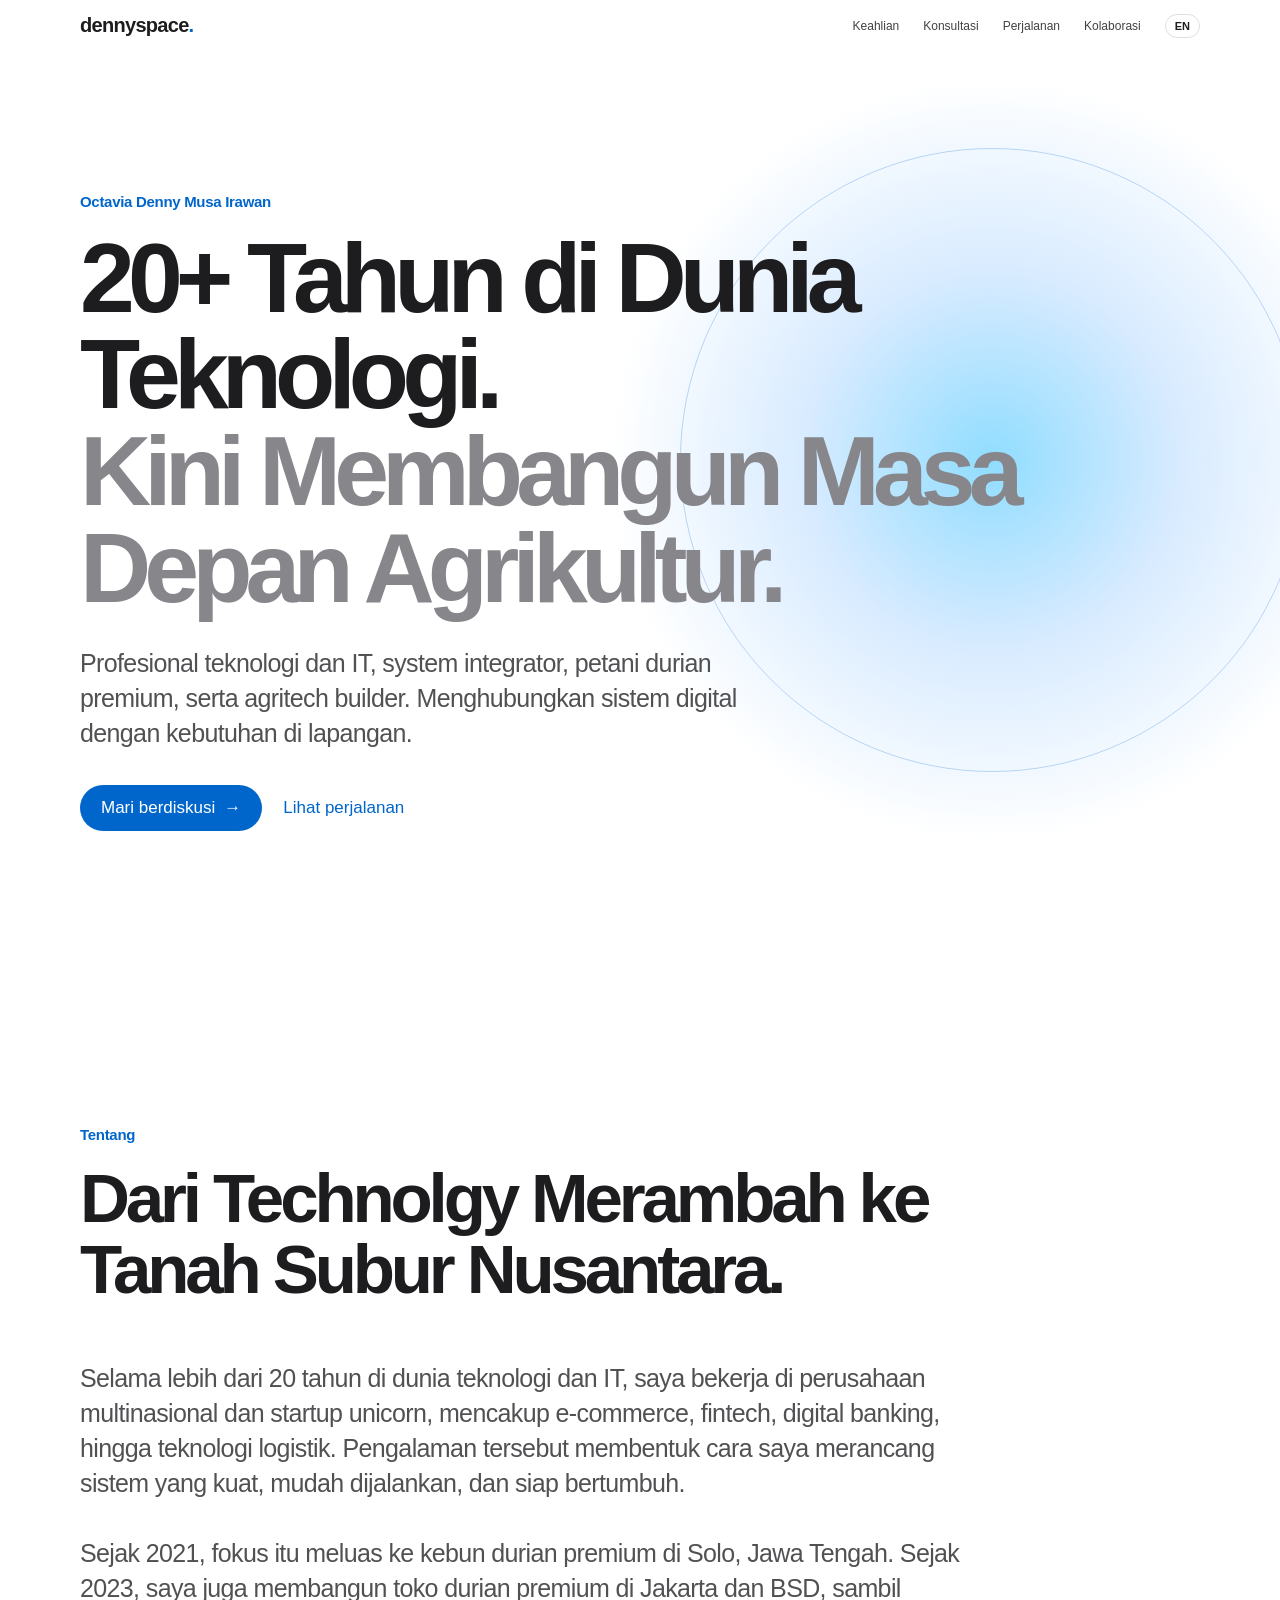
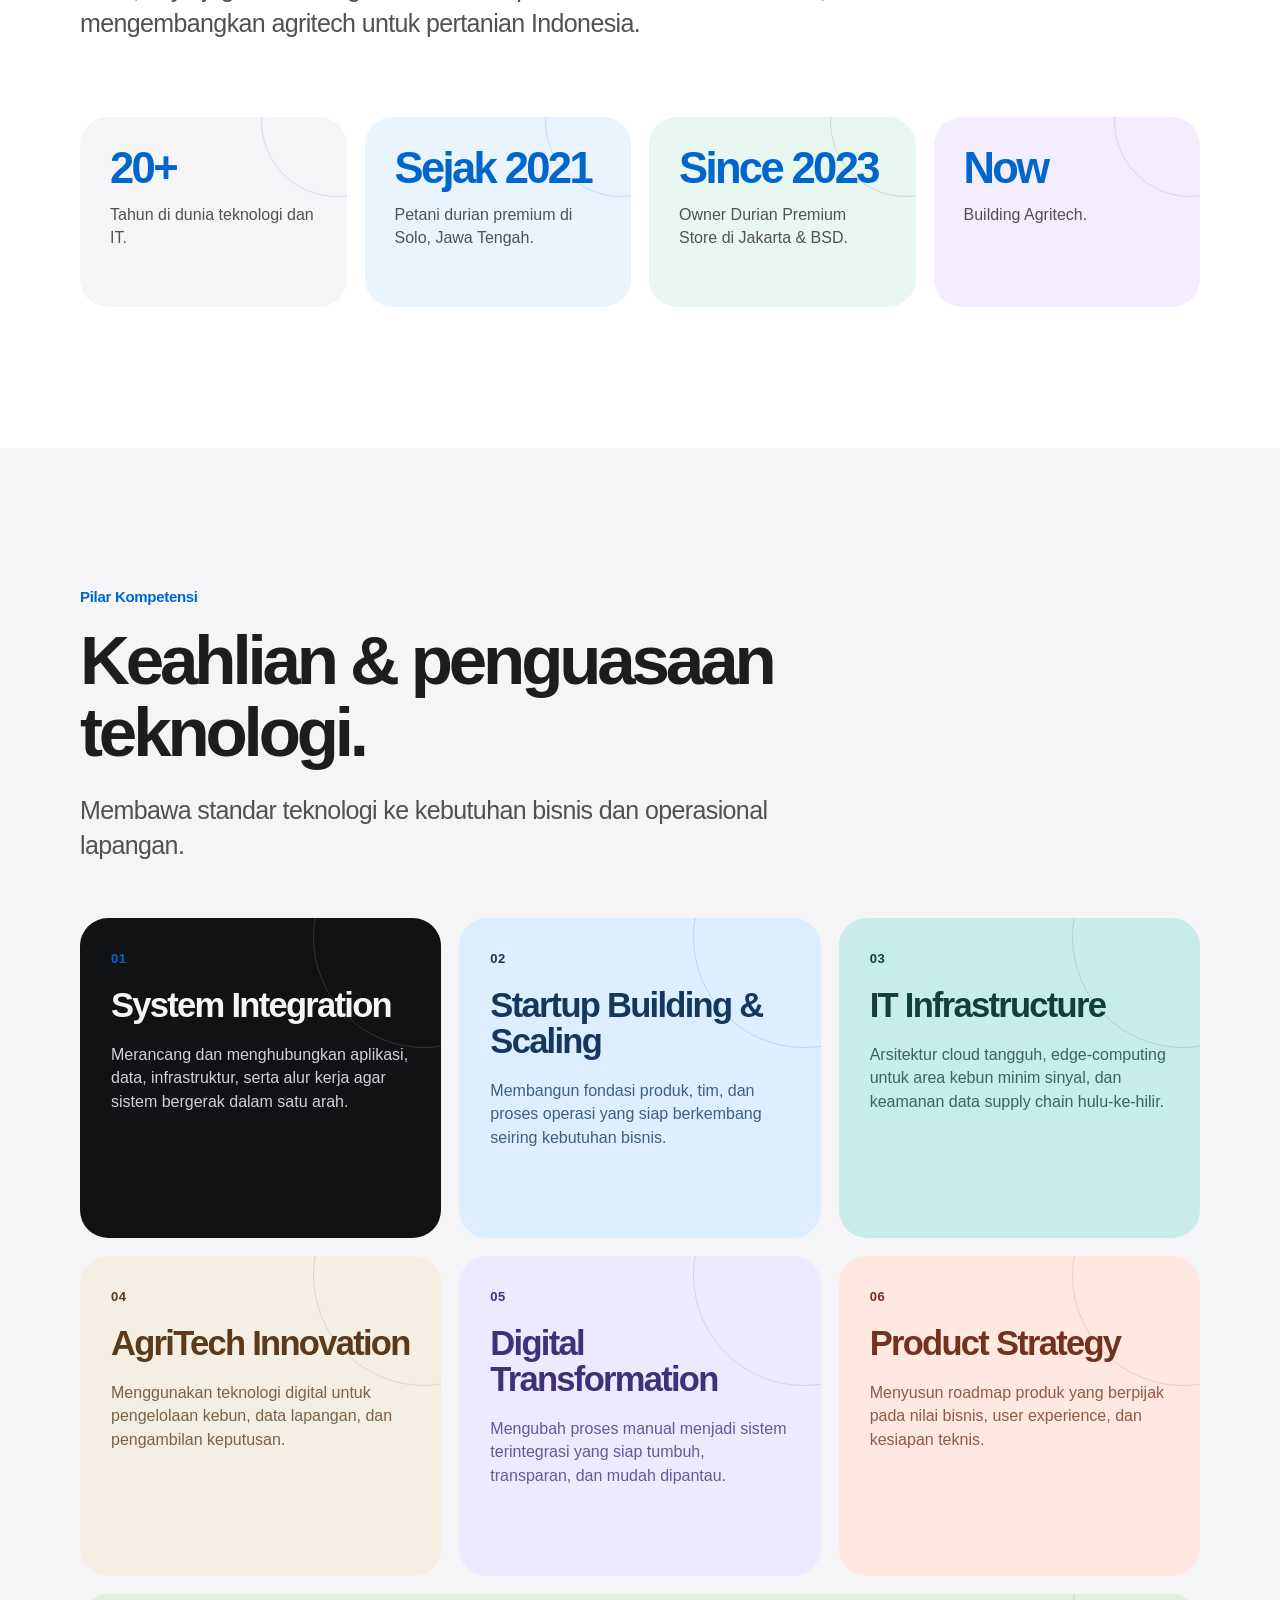
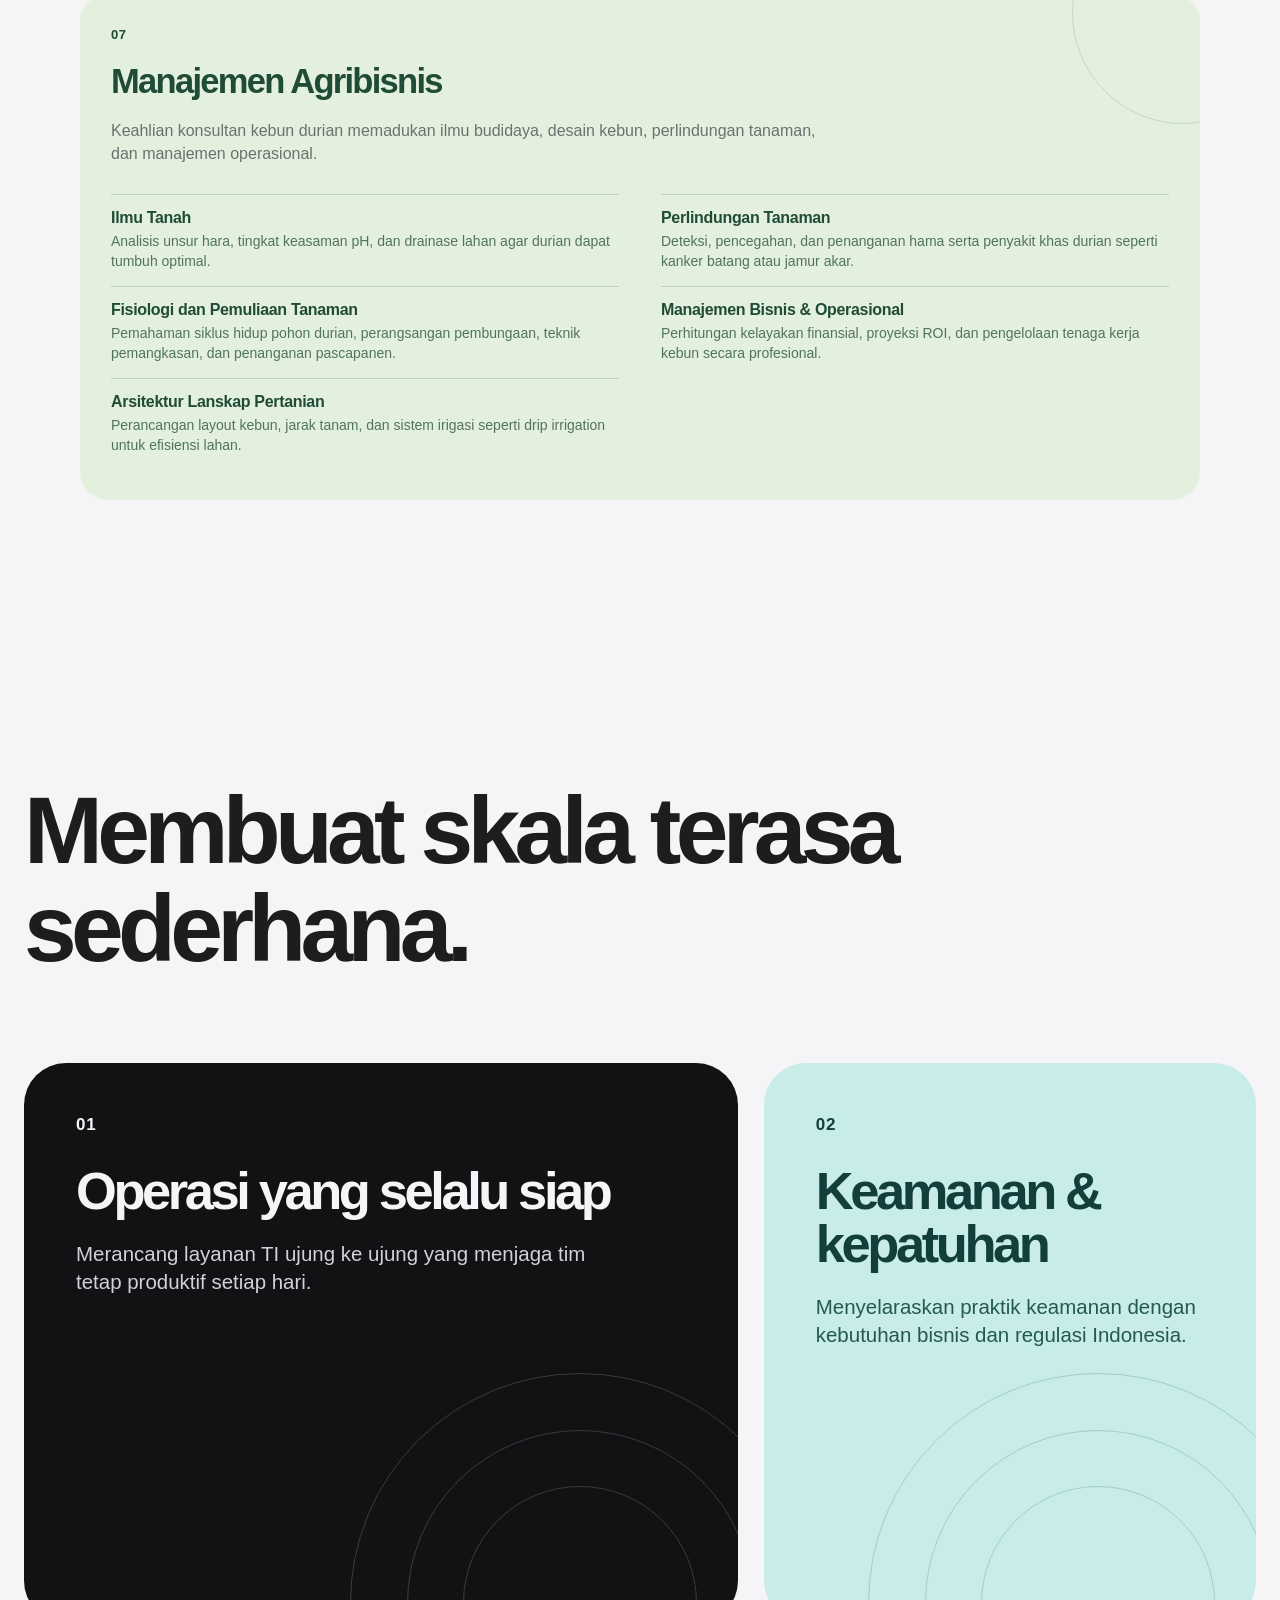
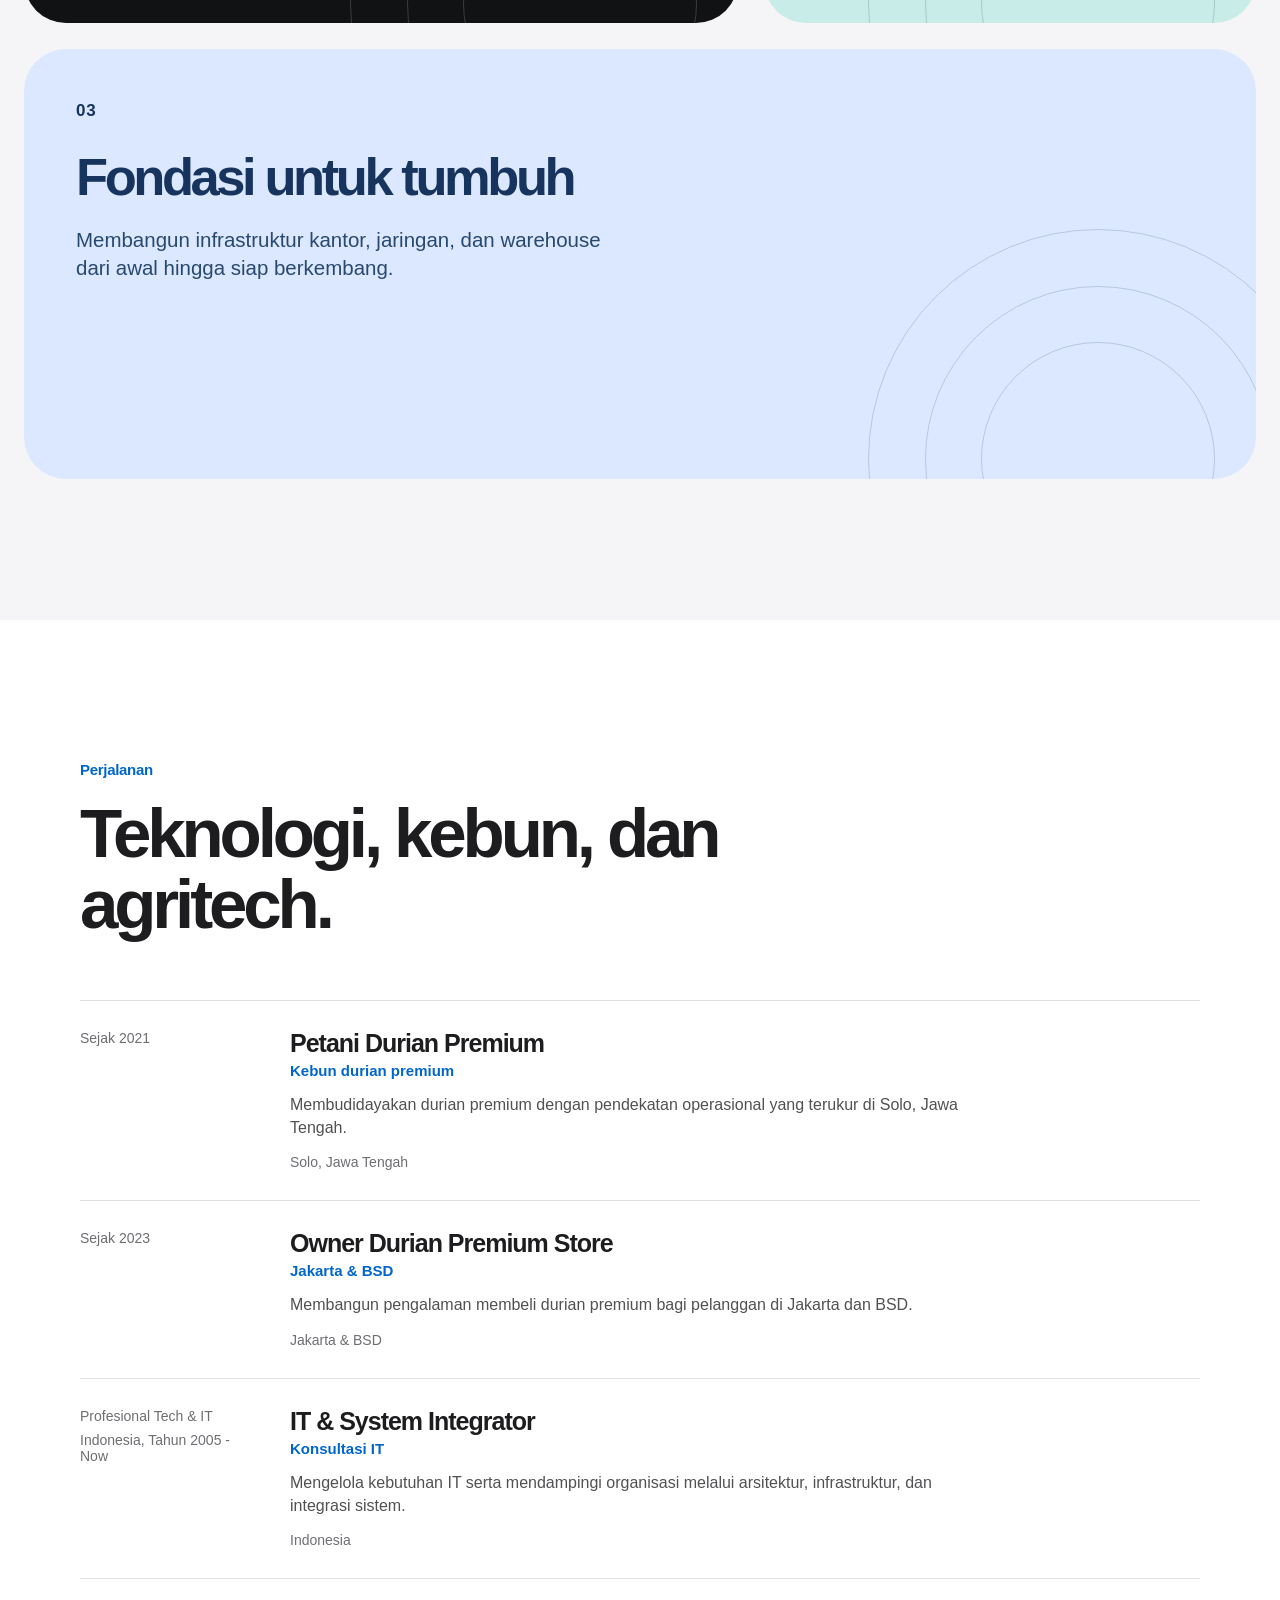
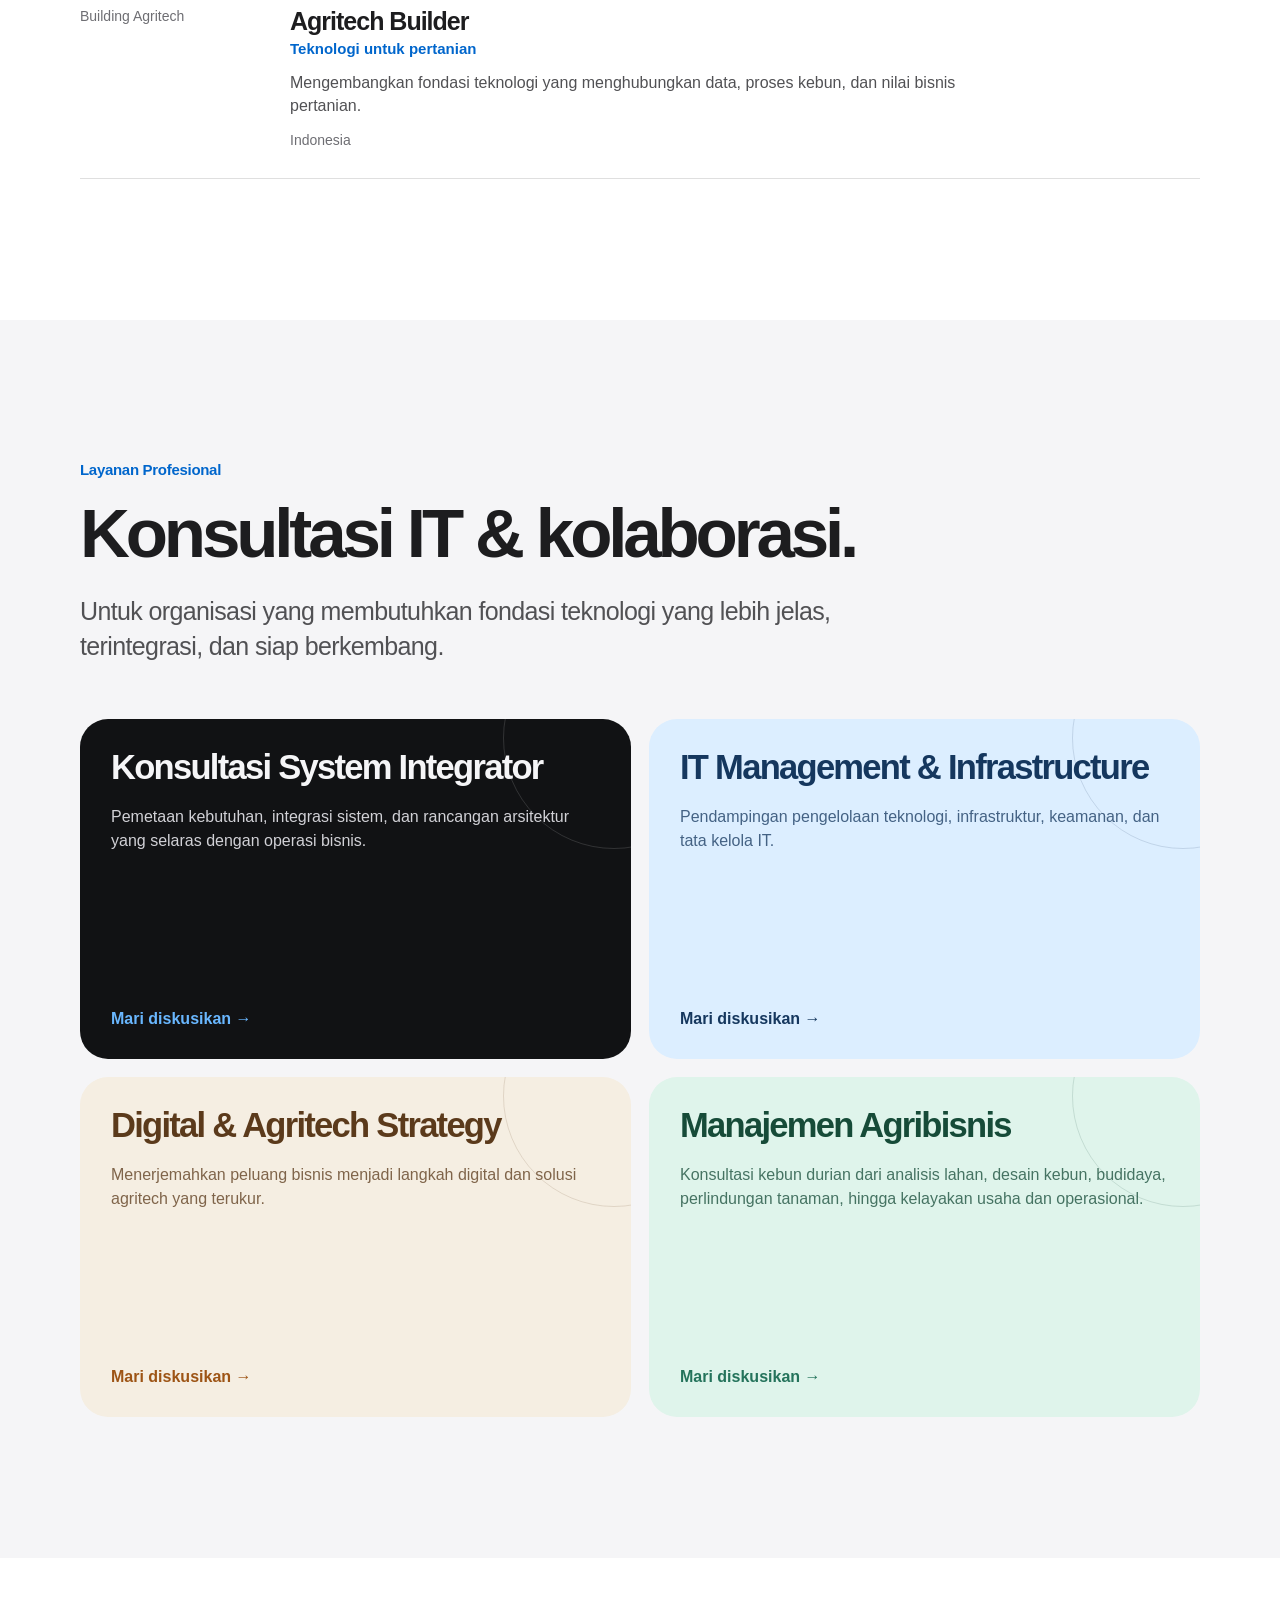
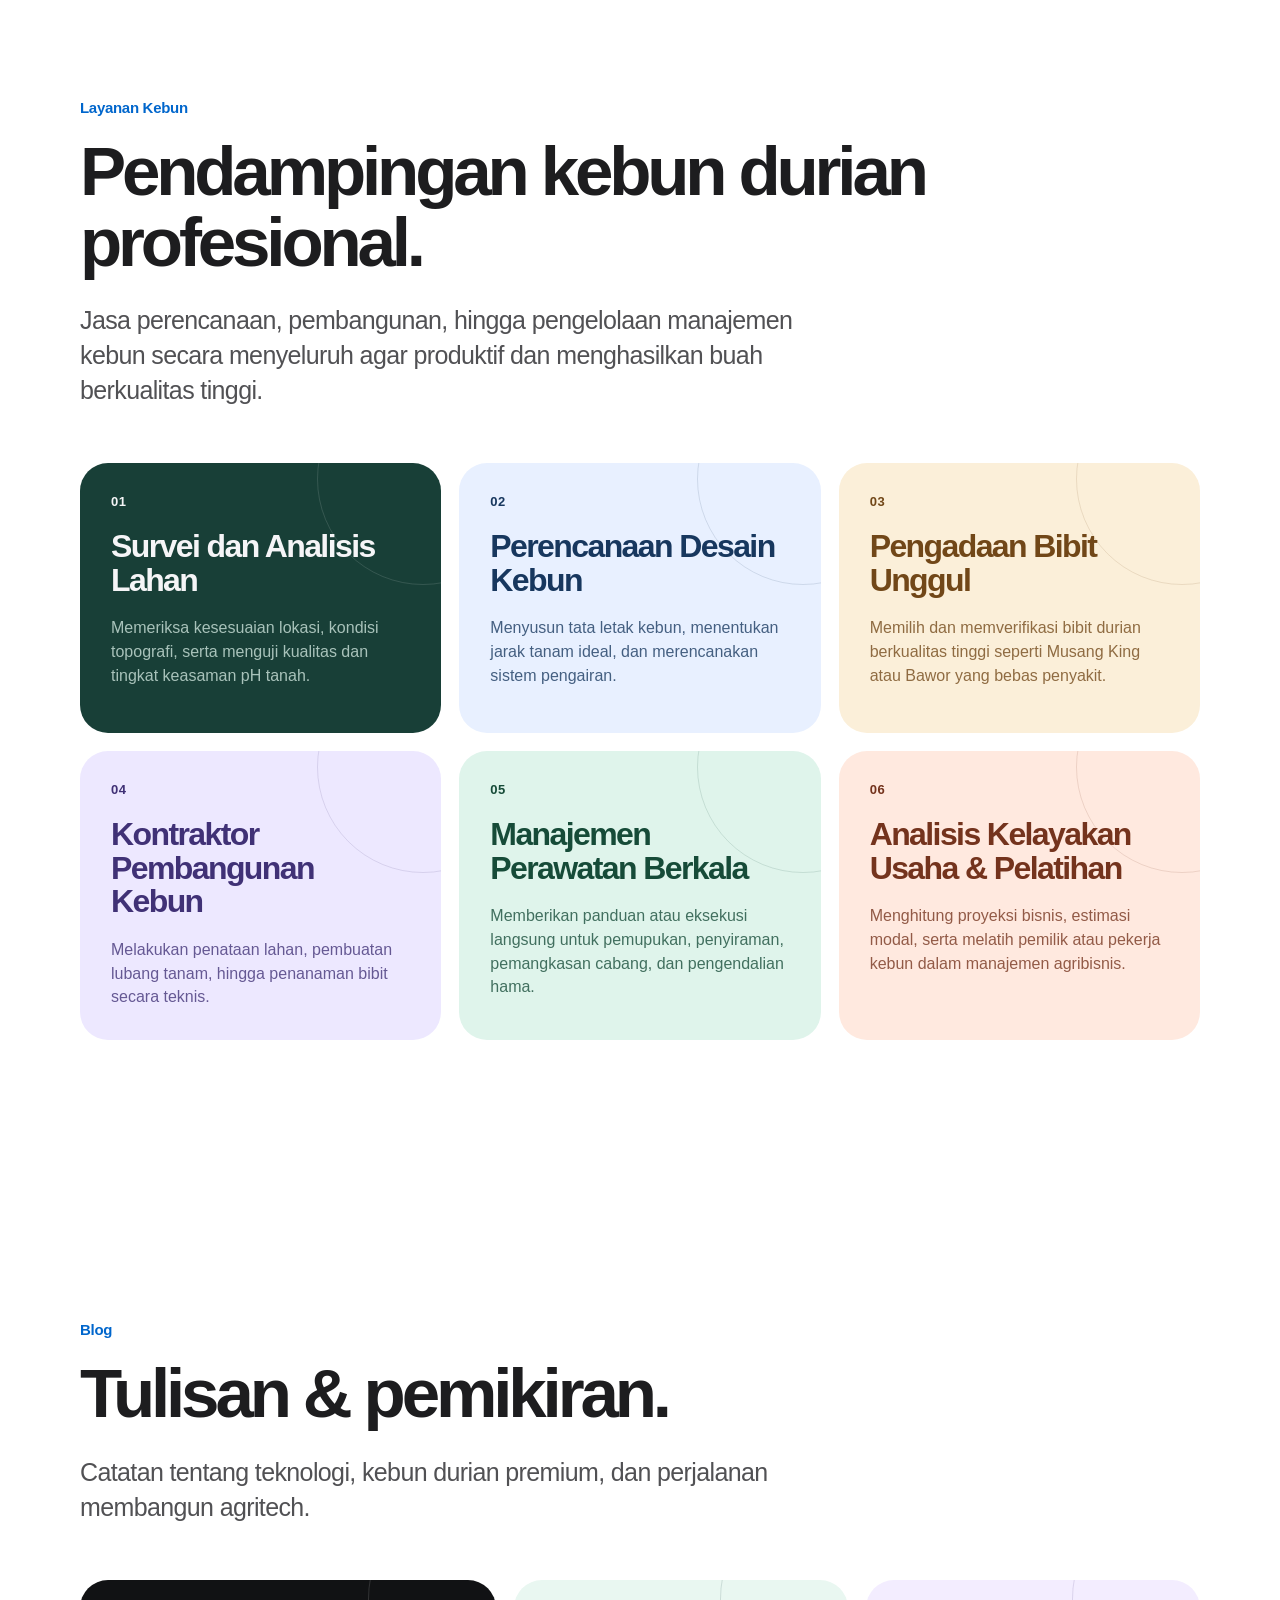
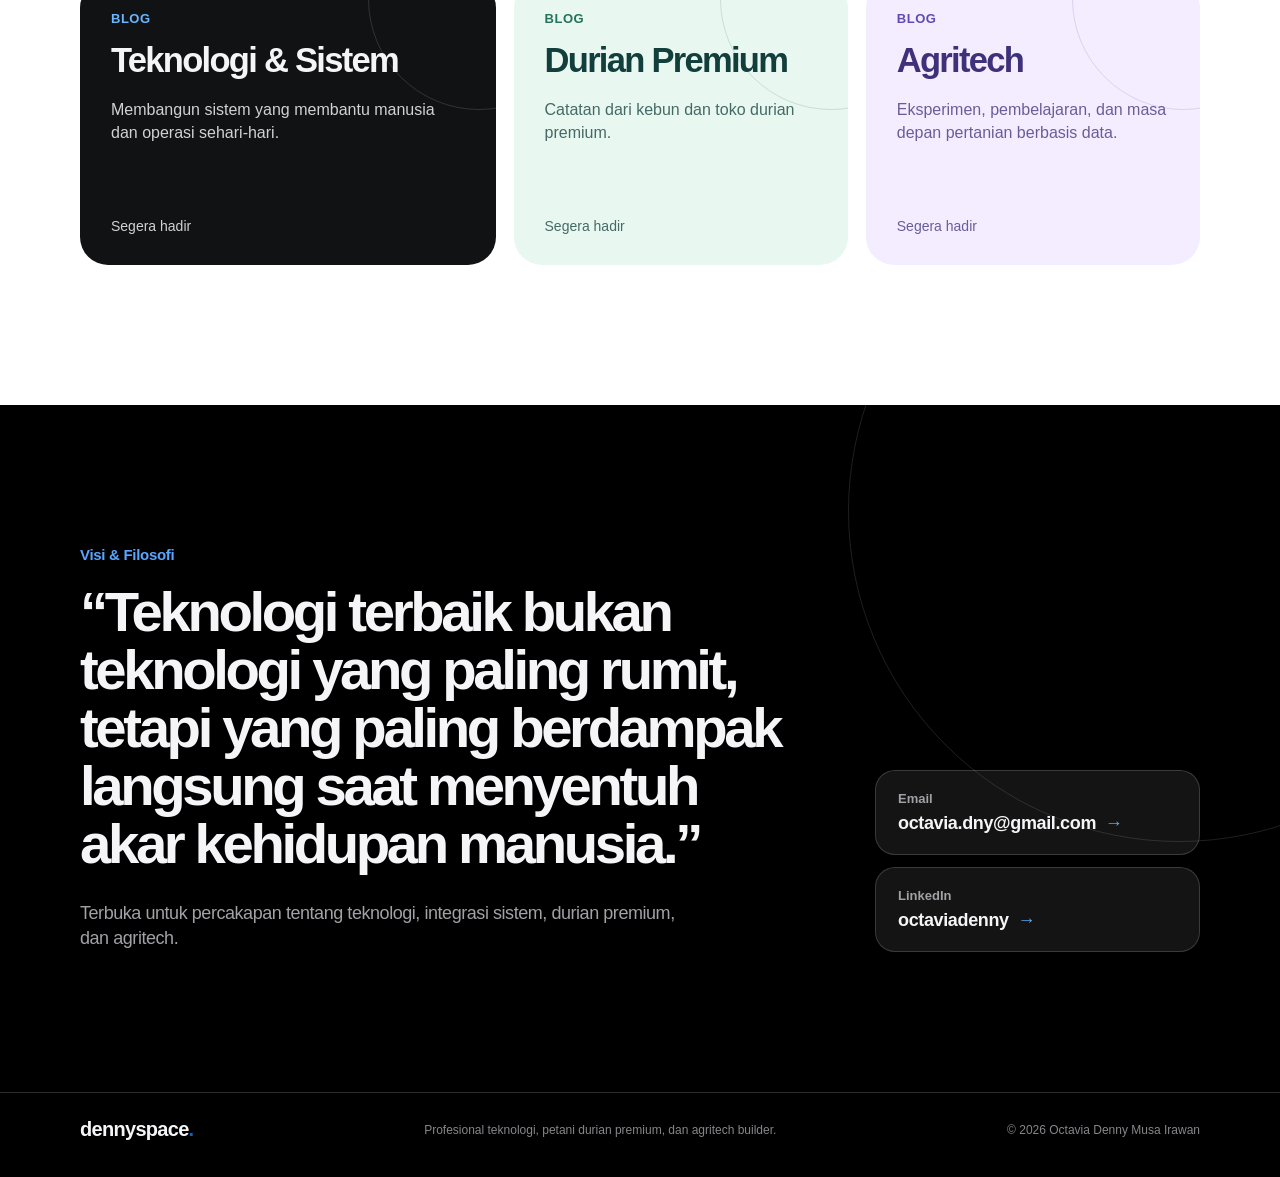
<file: index.html>
<!doctype html>
<html lang="id">
  <head>
    <meta charset="utf-8" />
    <meta name="viewport" content="width=device-width, initial-scale=1" />
    <meta name="theme-color" content="#f5f5f7" />
    <meta name="description" content="Octavia Denny Musa Irawan: Tech & IT professional, premium durian farmer, and agritech builder." />
    <title>Dennyspace: Tech, IT, Premium Durian & Agritech.</title>
    <link rel="icon" href="/favicon.svg" type="image/svg+xml" />
    <link rel="stylesheet" href="/assets/styles.css?v=20260913.9" />
    <script>location.replace('/id/');</script>
  </head>
  <body></body>
</html>
</file>
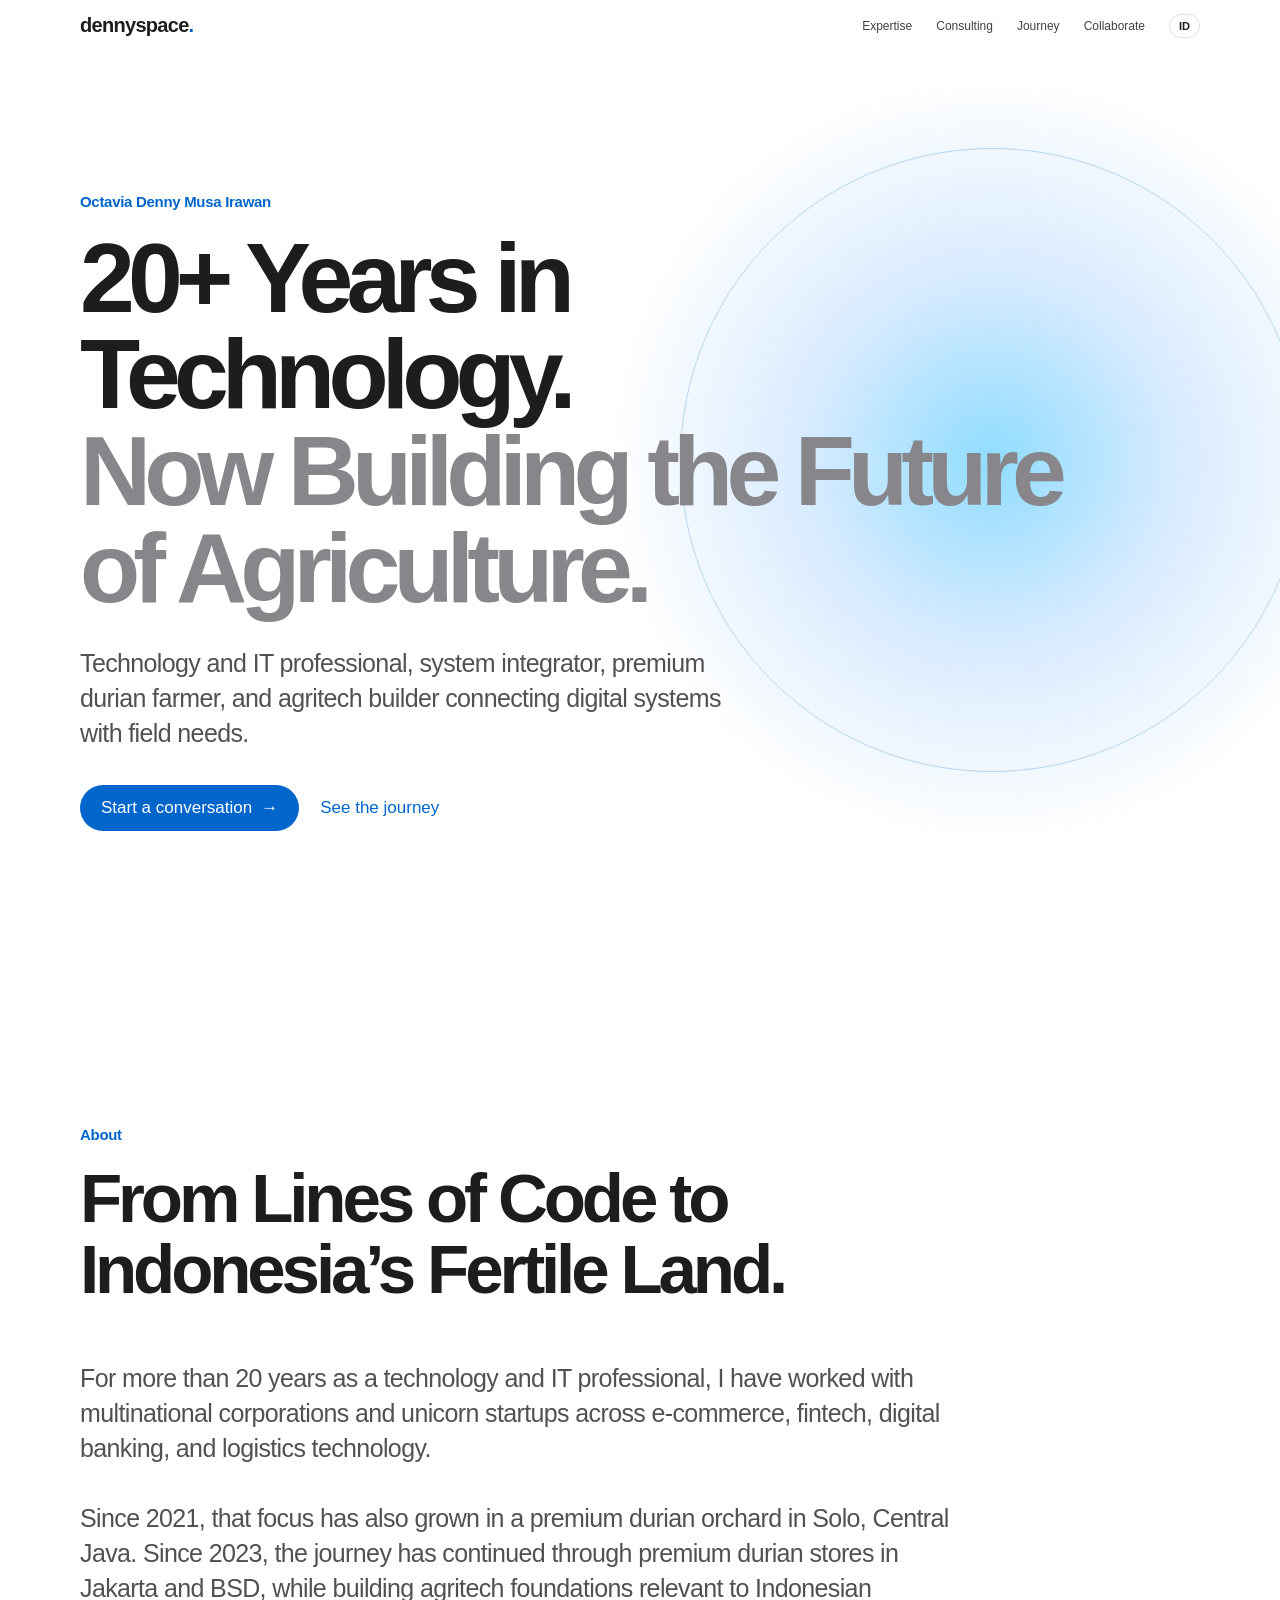
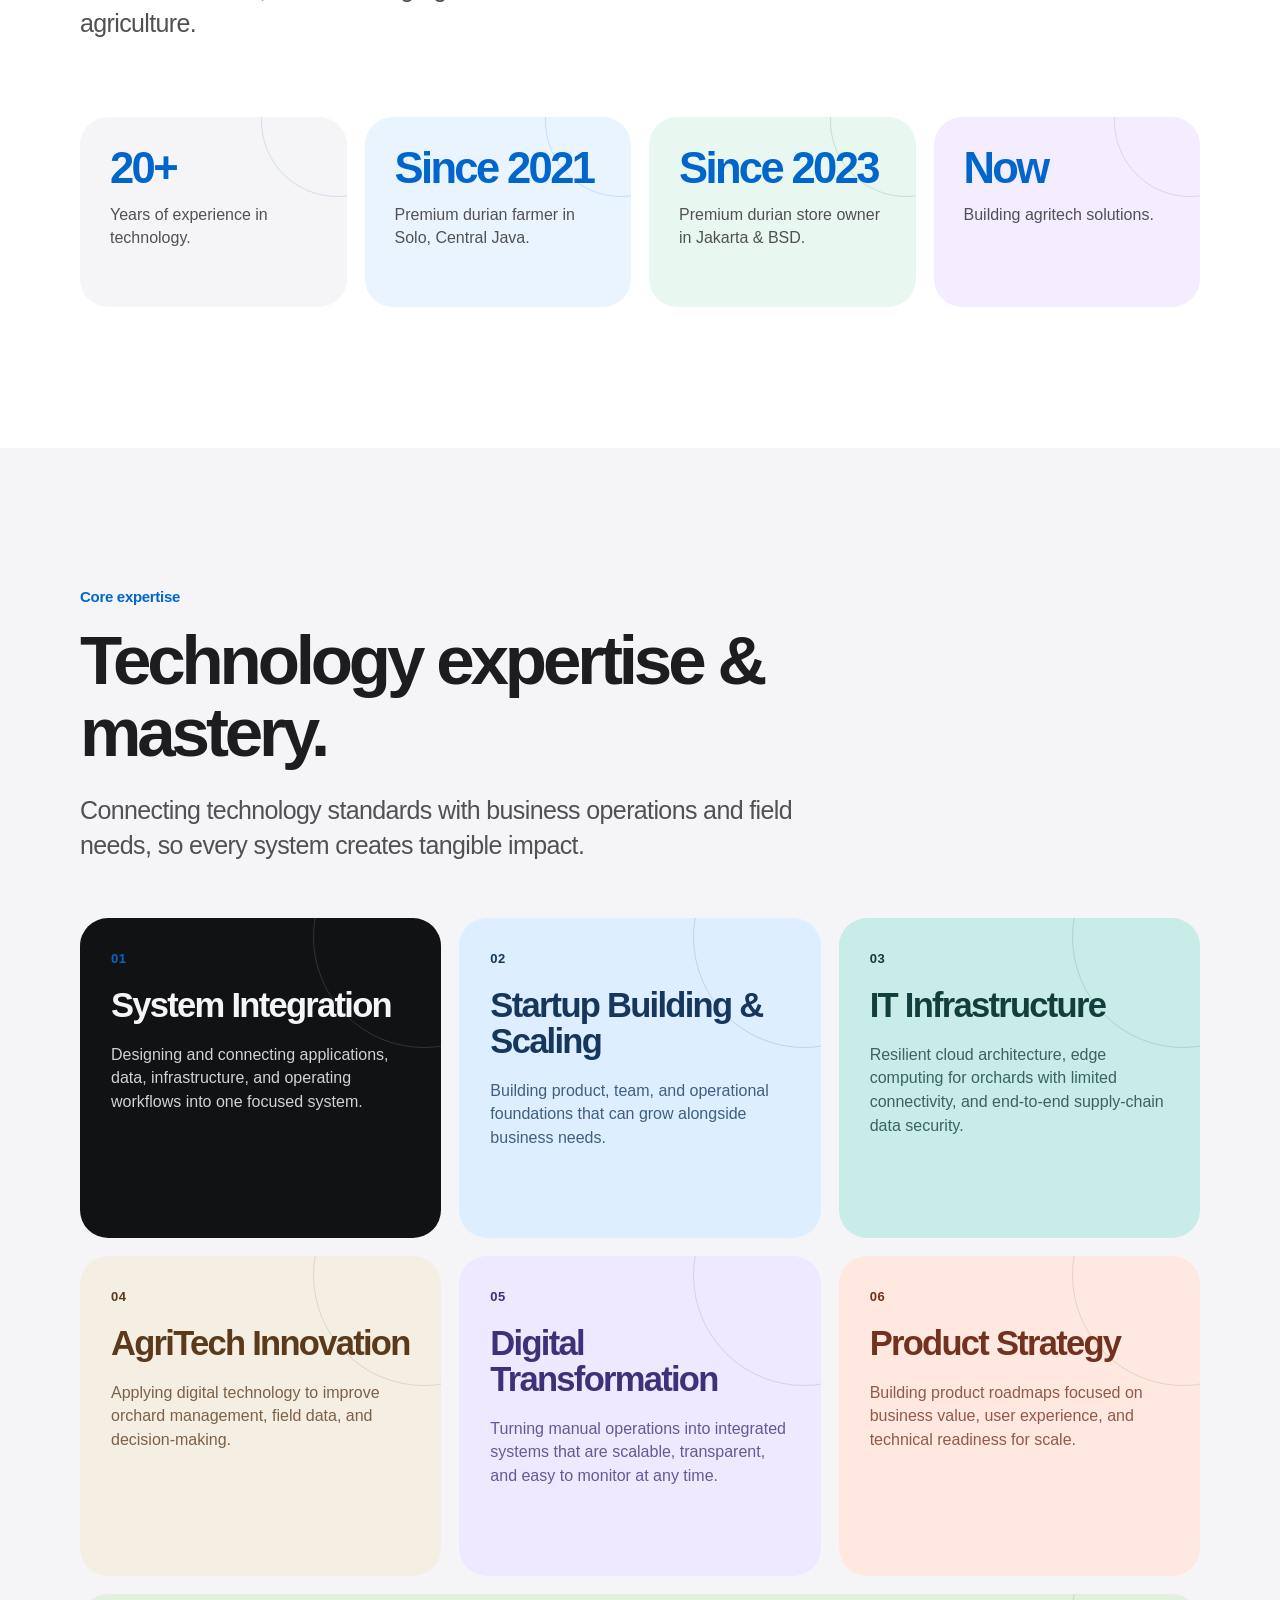
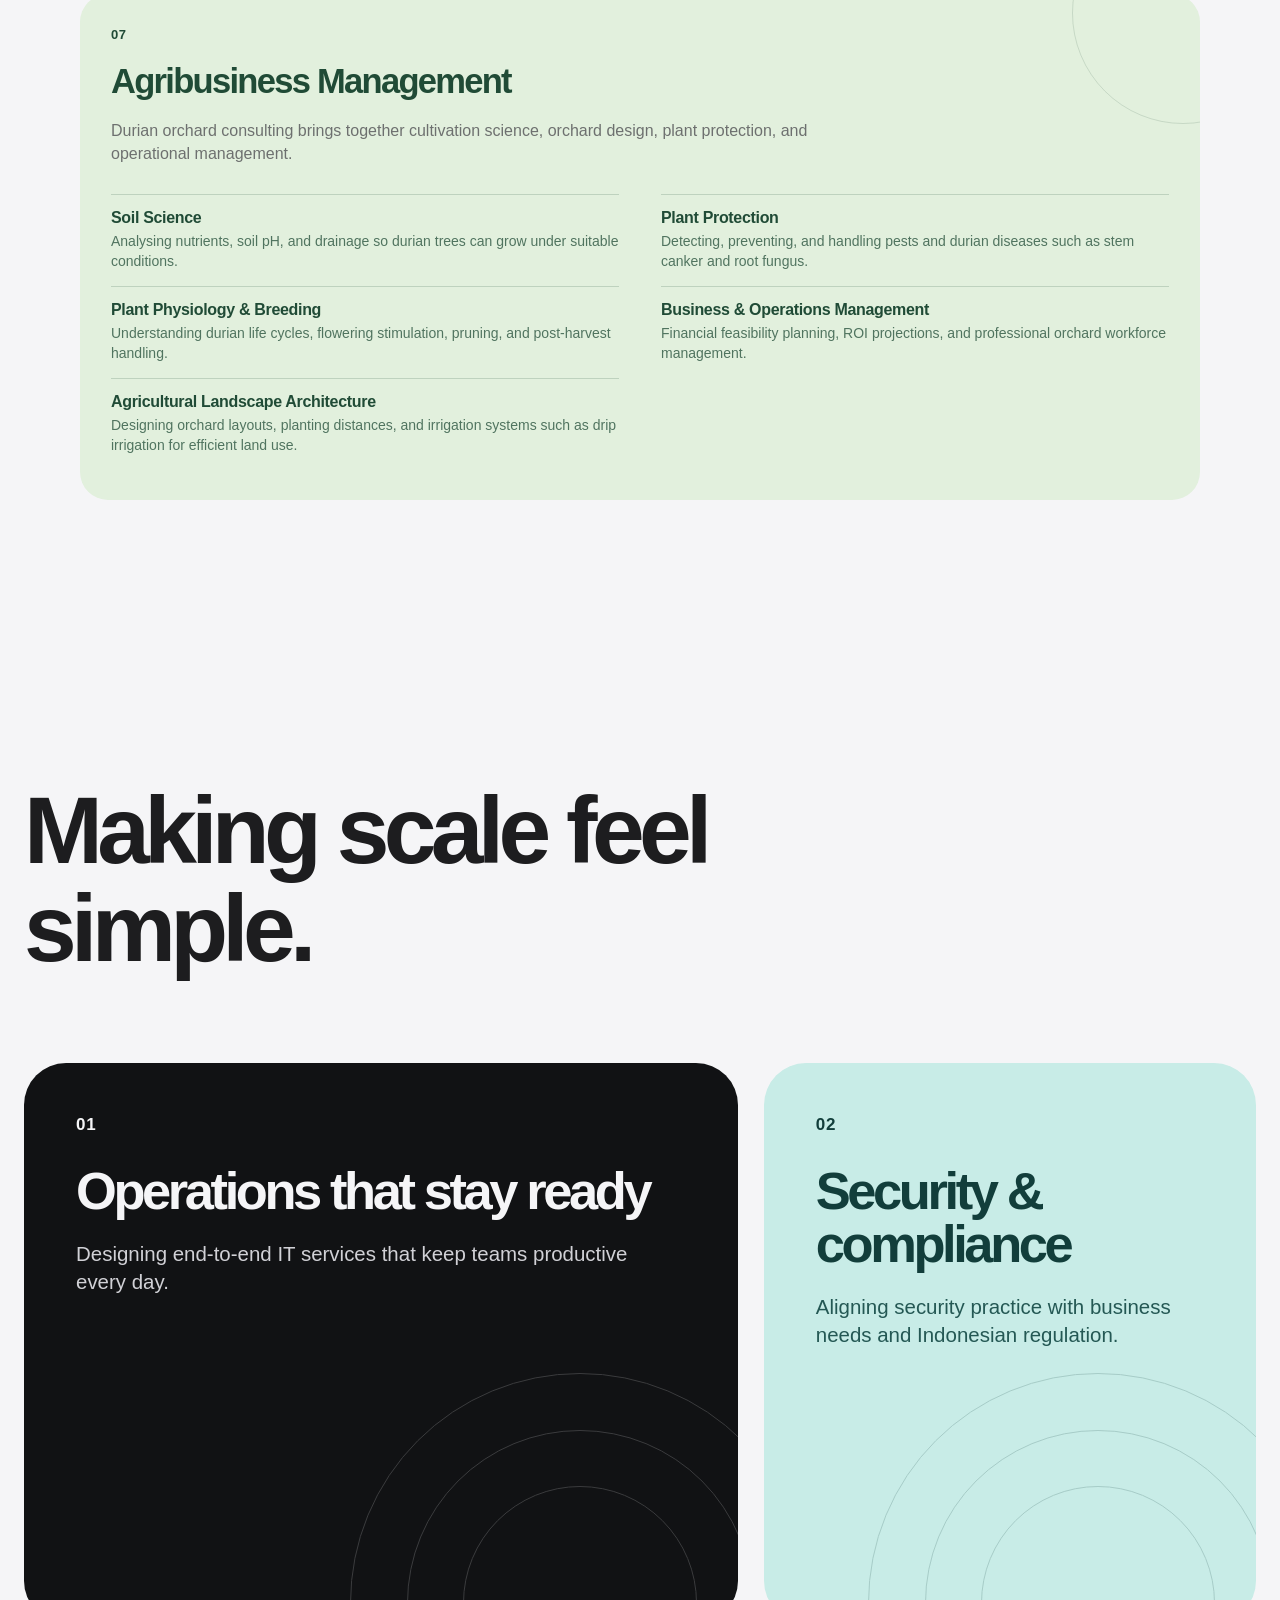
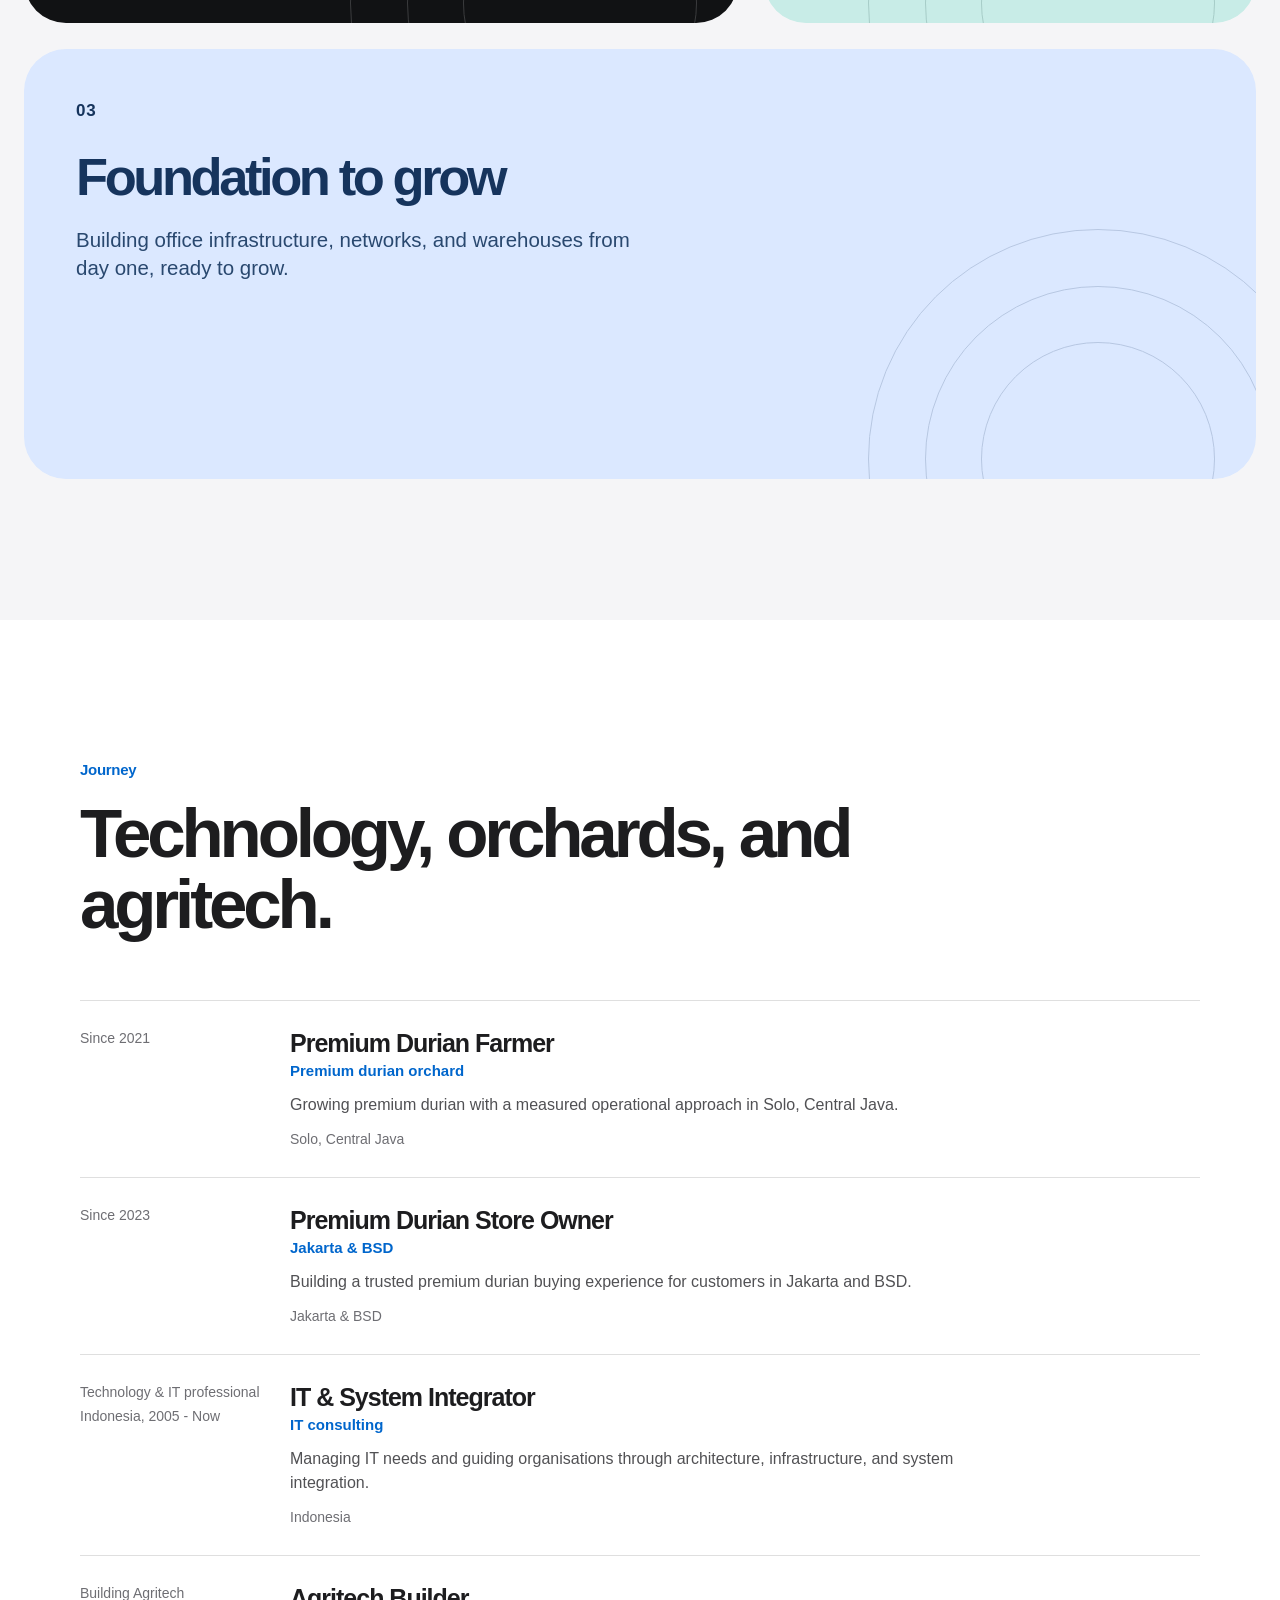
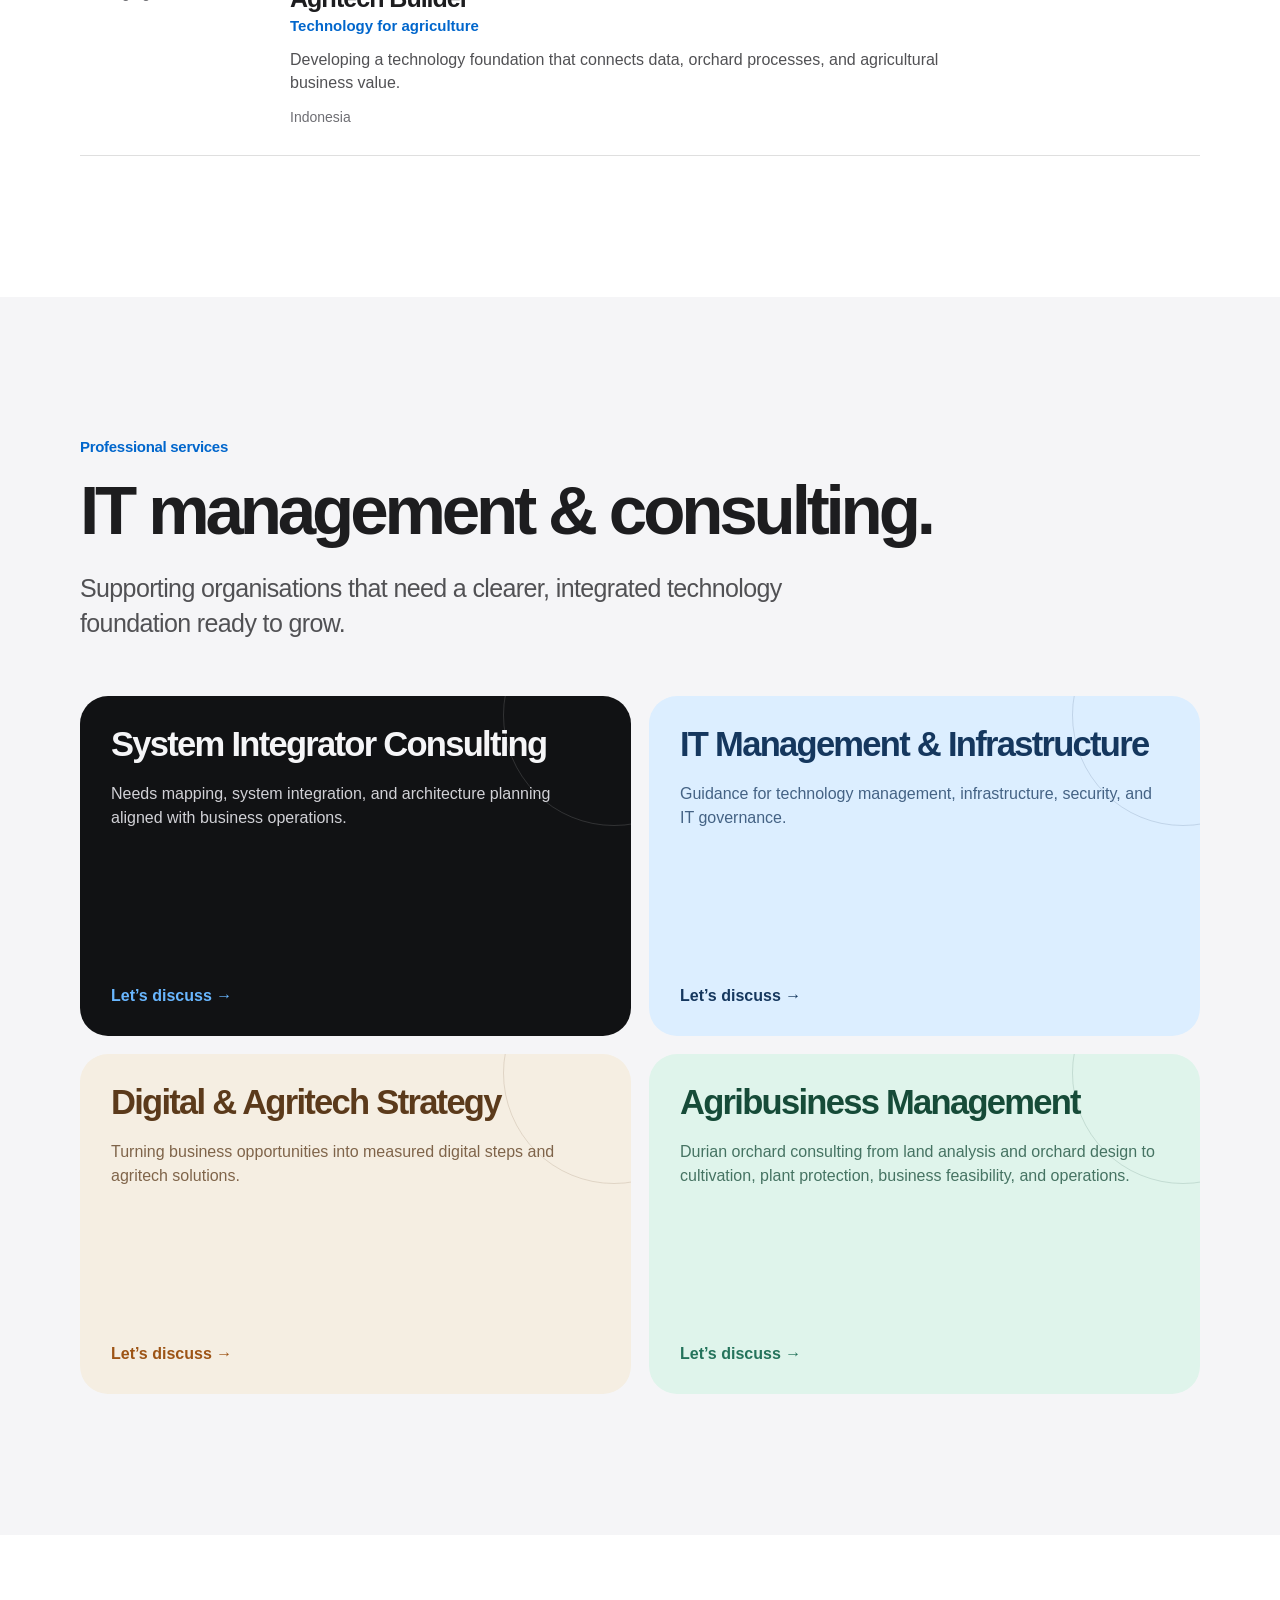
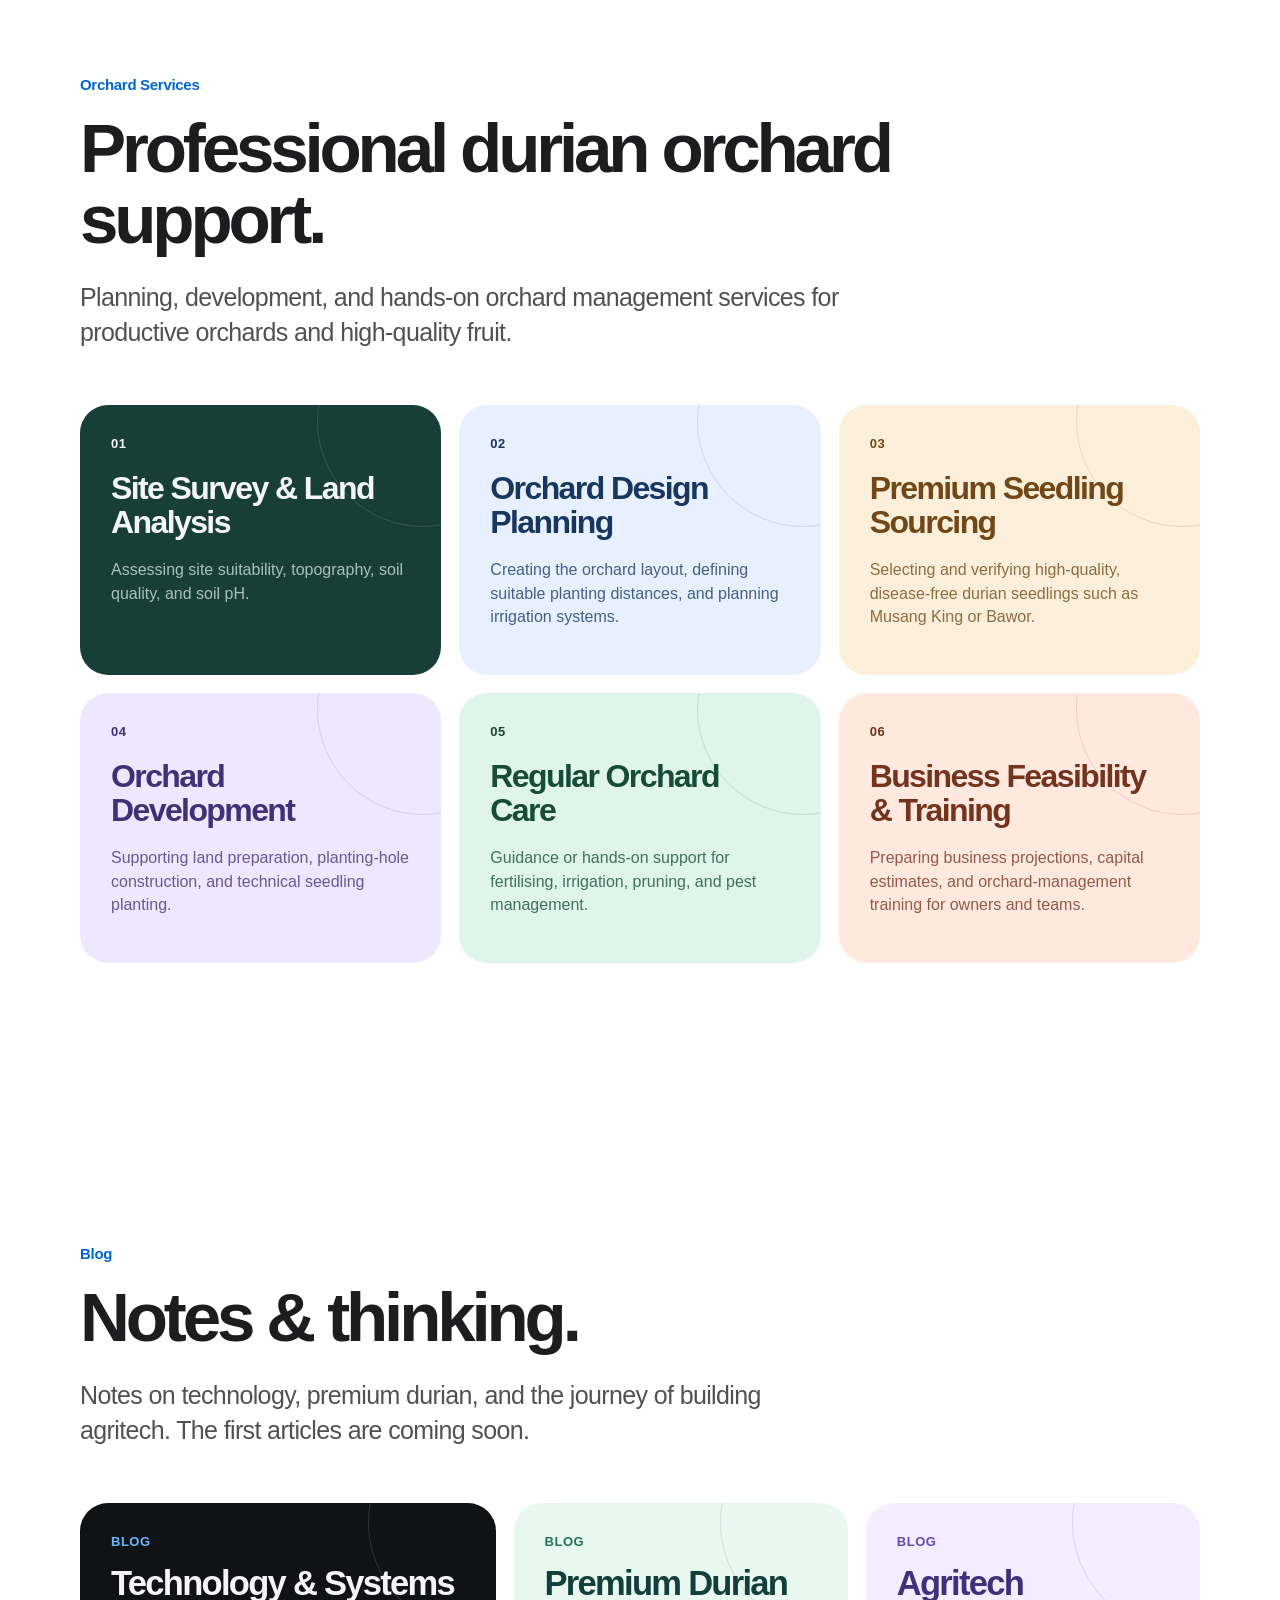
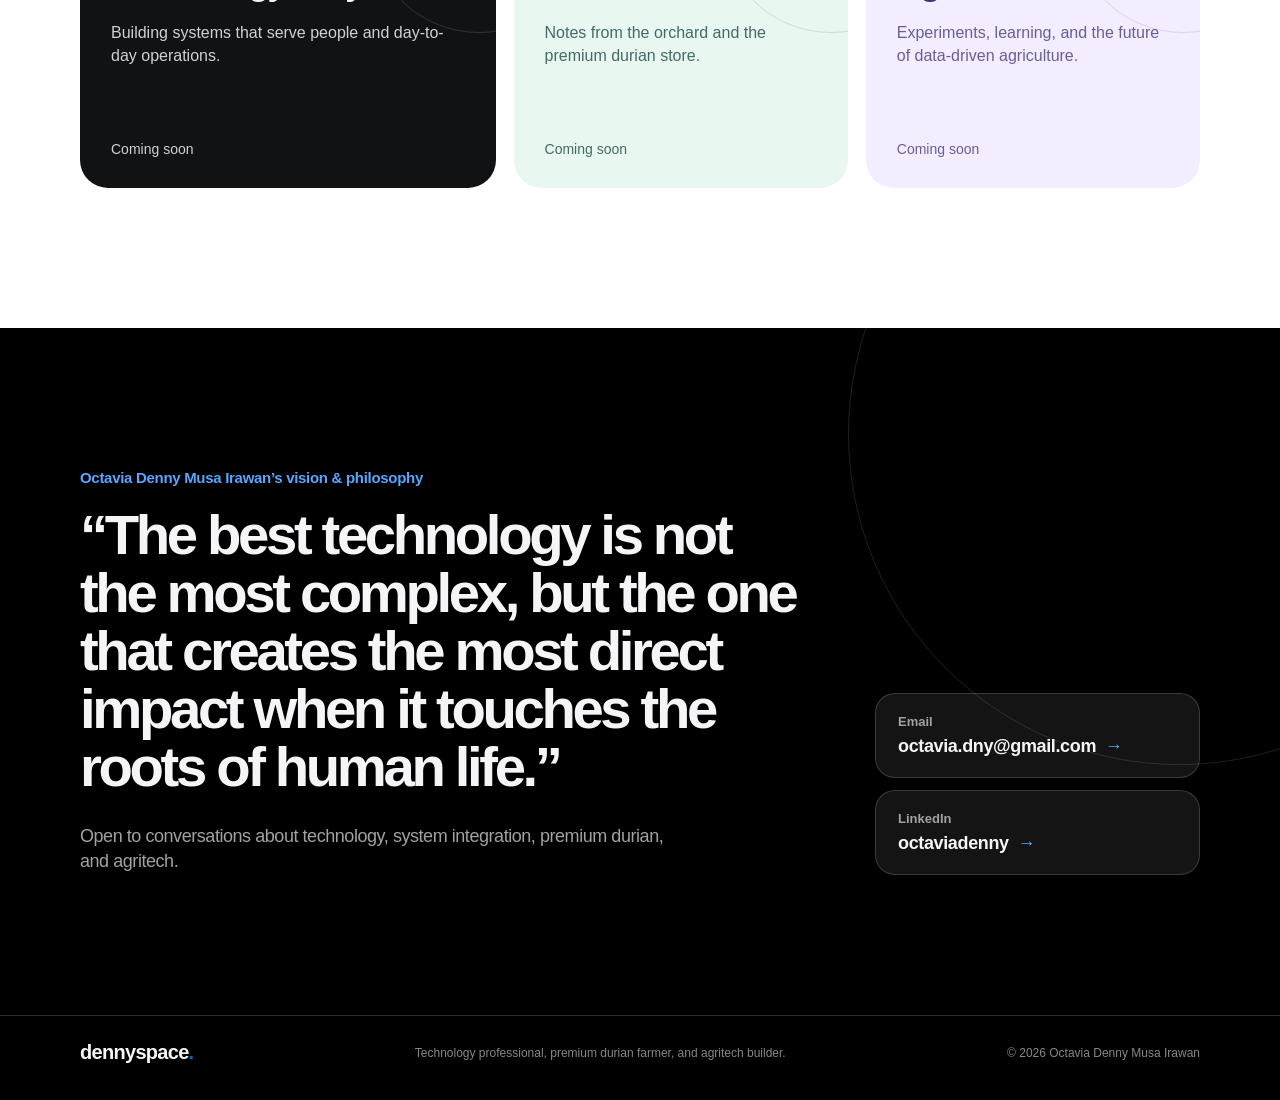
<file: en/index.html>
<!doctype html>
<html lang="en" data-locale="en">
  <head>
    <meta charset="utf-8" />
    <meta name="viewport" content="width=device-width, initial-scale=1" />
    <meta name="theme-color" content="#f5f5f7" />
    <meta name="description" content="Octavia Denny Musa Irawan: technology and IT professional, premium durian farmer, and agritech builder." />
    <title>Dennyspace: Tech, IT, Premium Durian & Agritech.</title>
    <link rel="canonical" href="https://dennyspace.com/en/" />
    <link rel="alternate" hreflang="id" href="https://dennyspace.com/id/" />
    <link rel="alternate" hreflang="en" href="https://dennyspace.com/en/" />
    <link rel="icon" href="/favicon.svg" type="image/svg+xml" />
    <link rel="stylesheet" href="/assets/styles.css?v=20260913.9" />
  </head>
  <body>
    <main id="app"></main>
    <script src="/assets/app.js?v=20260913.11"></script>
  </body>
</html>
</file>
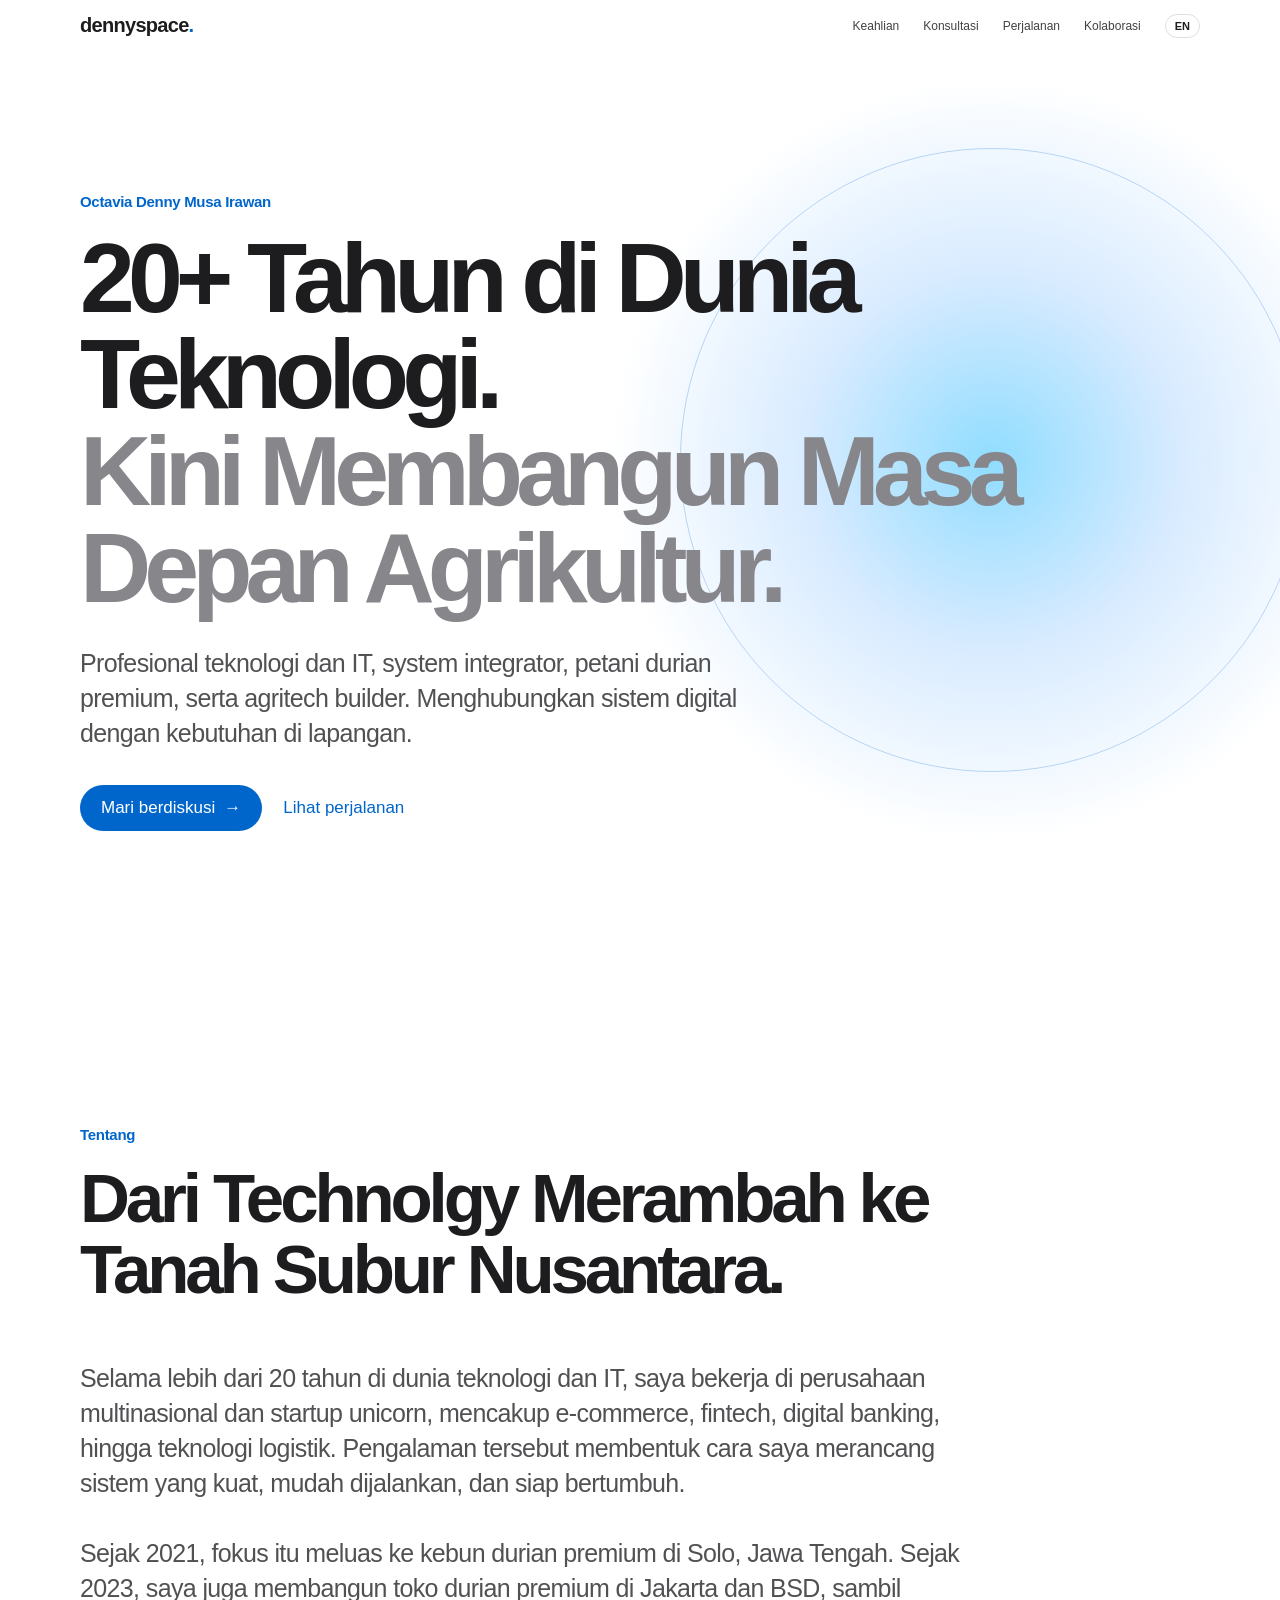
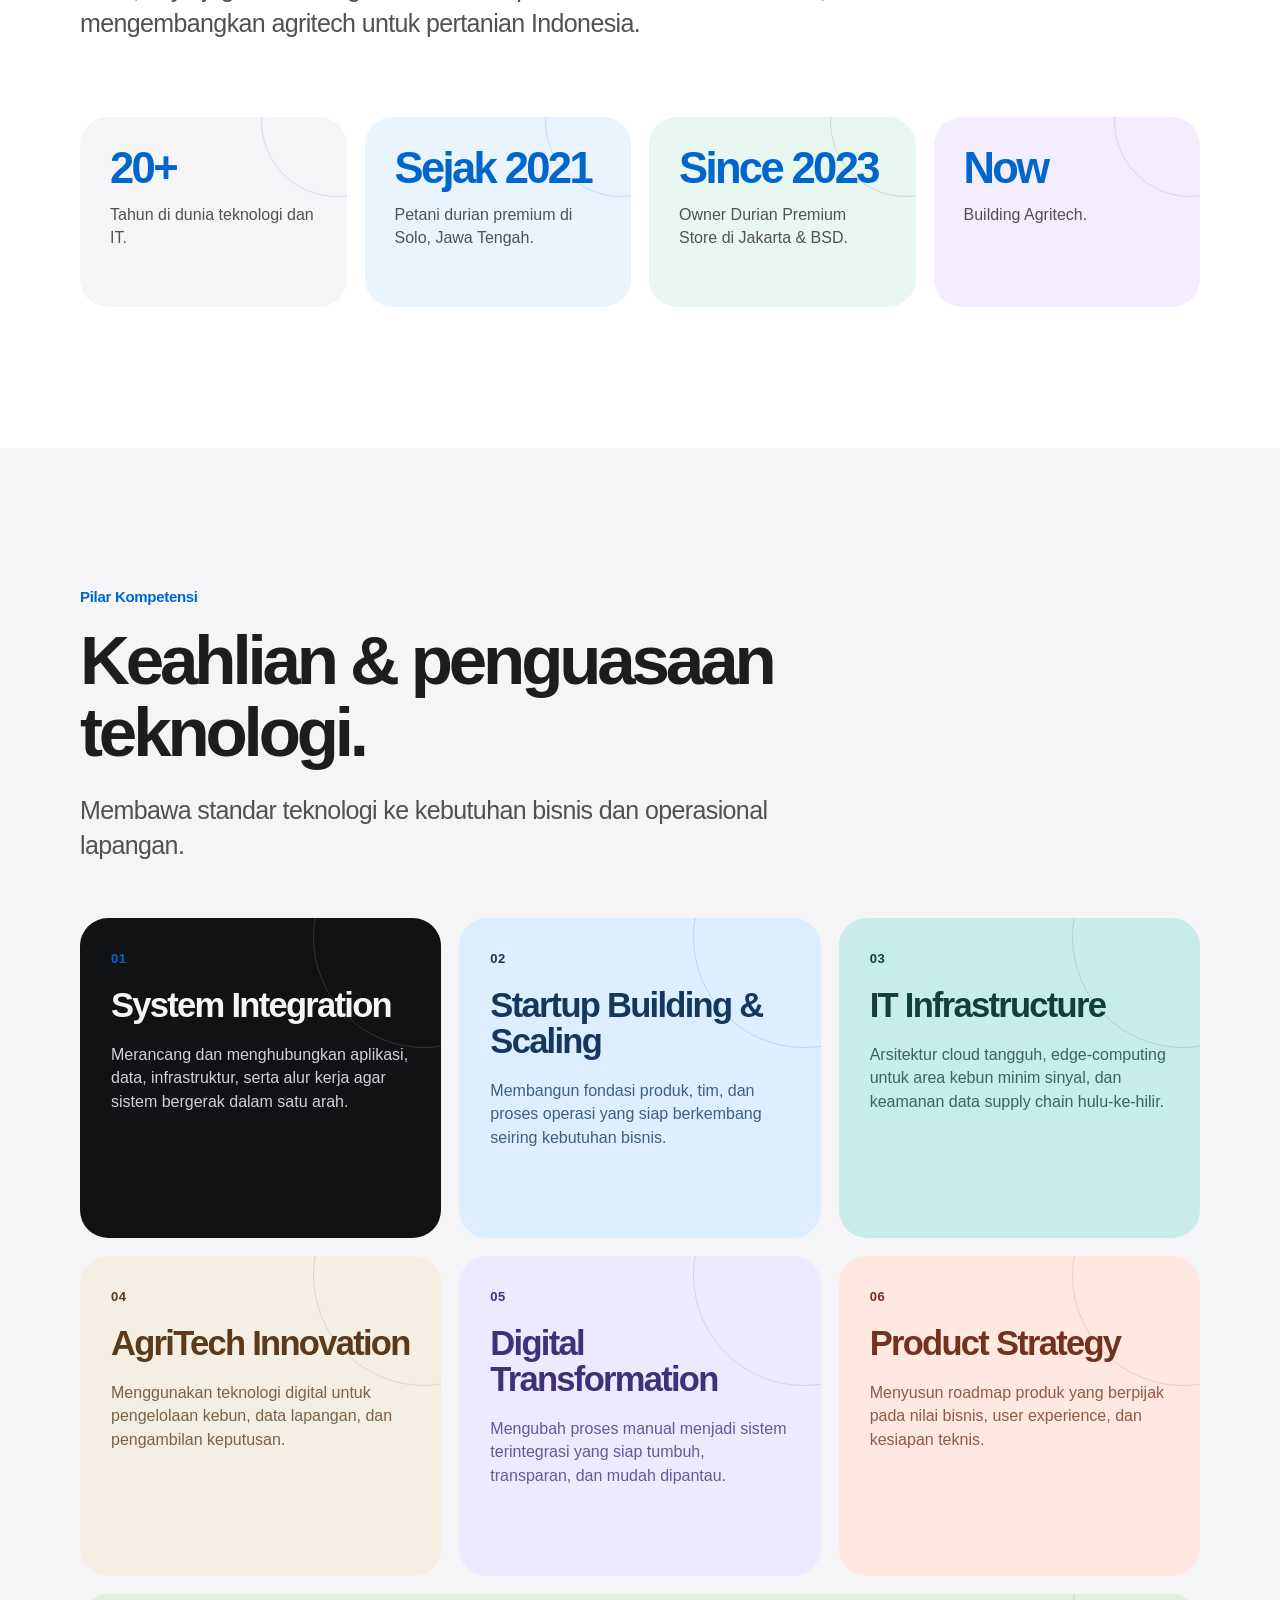
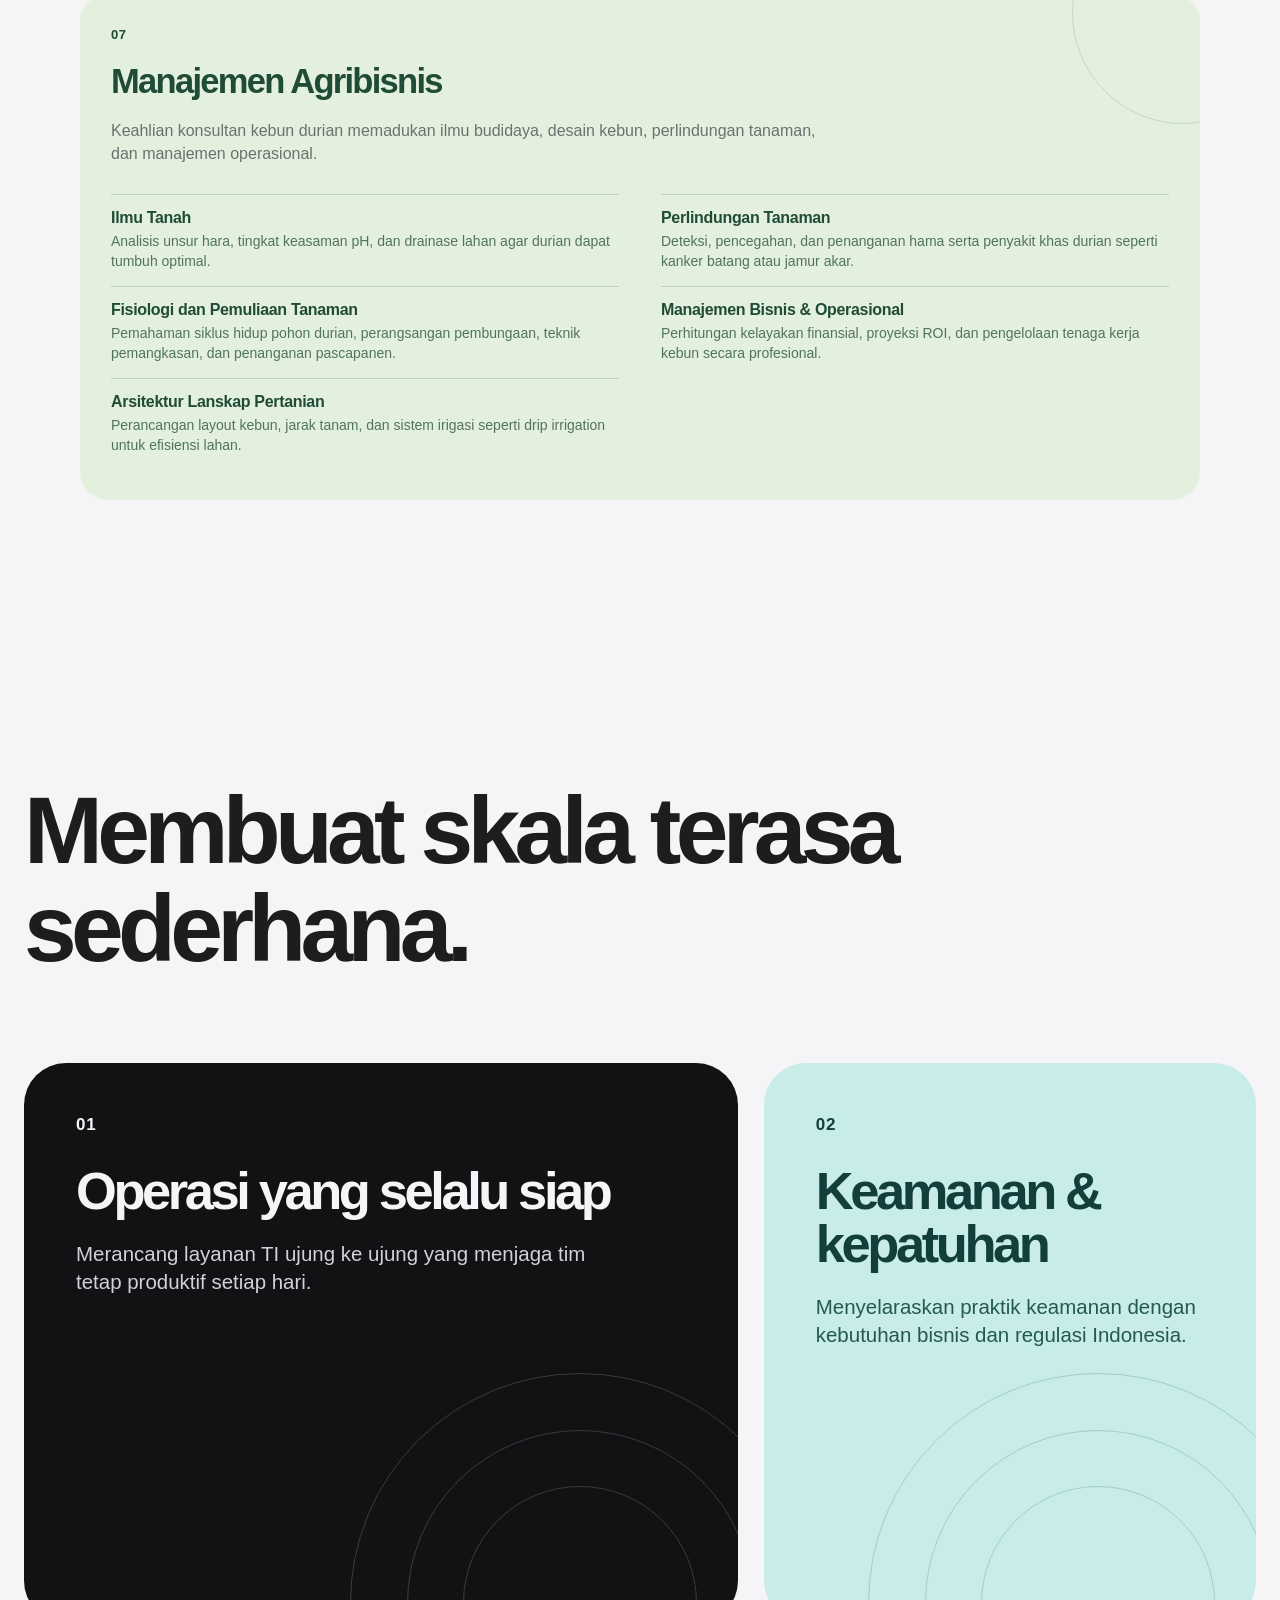
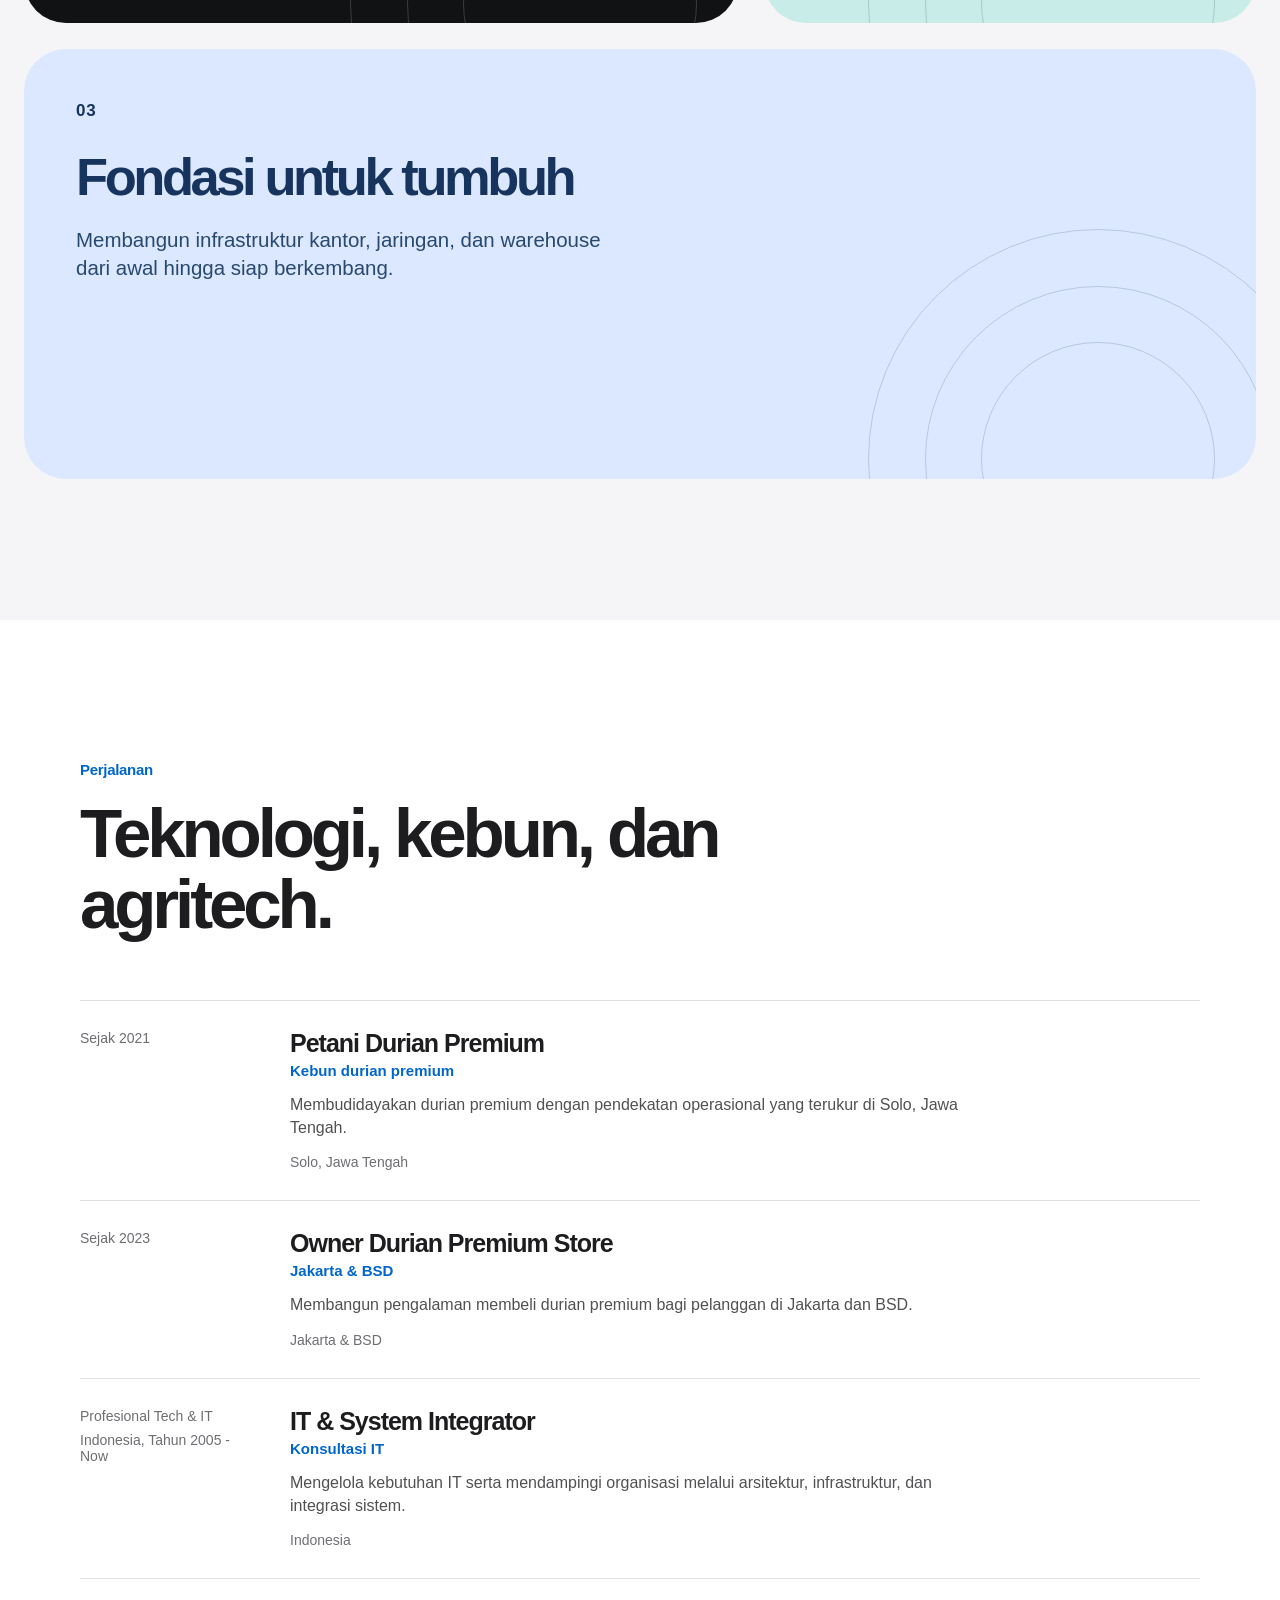
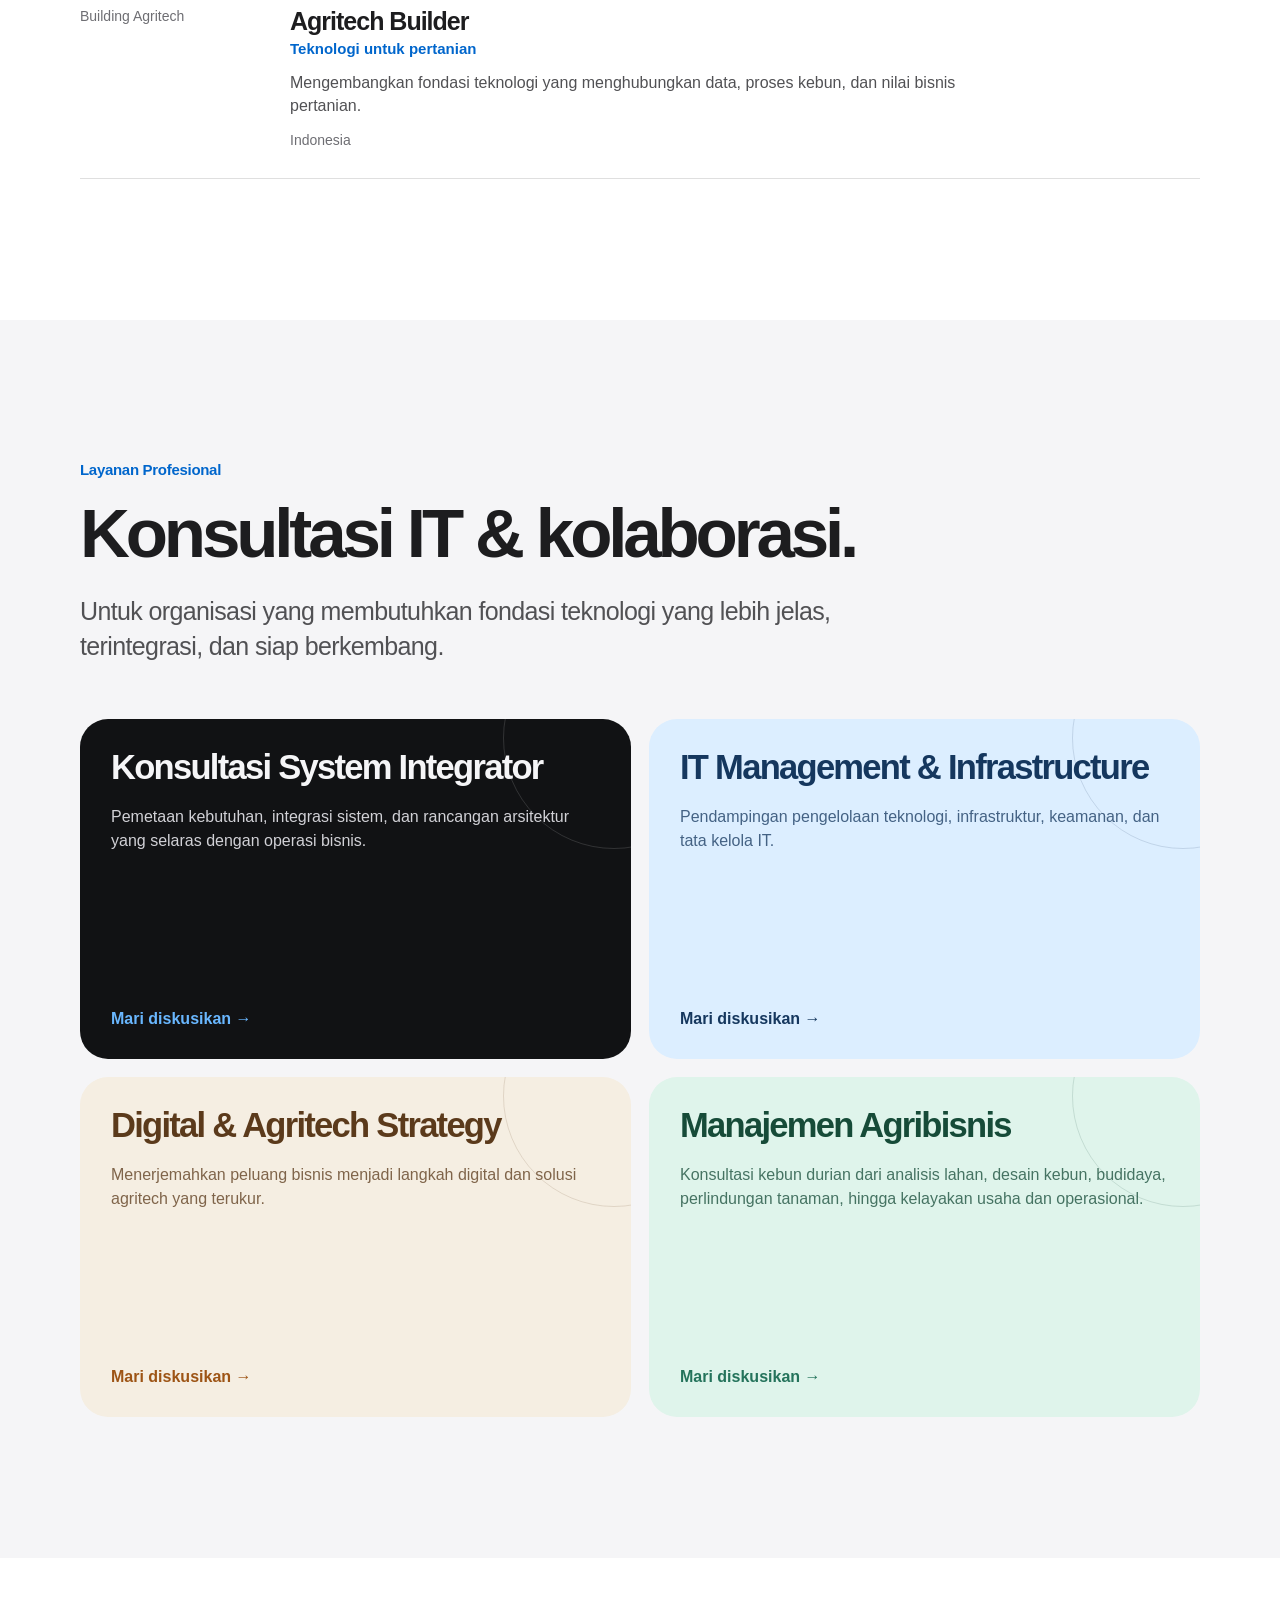
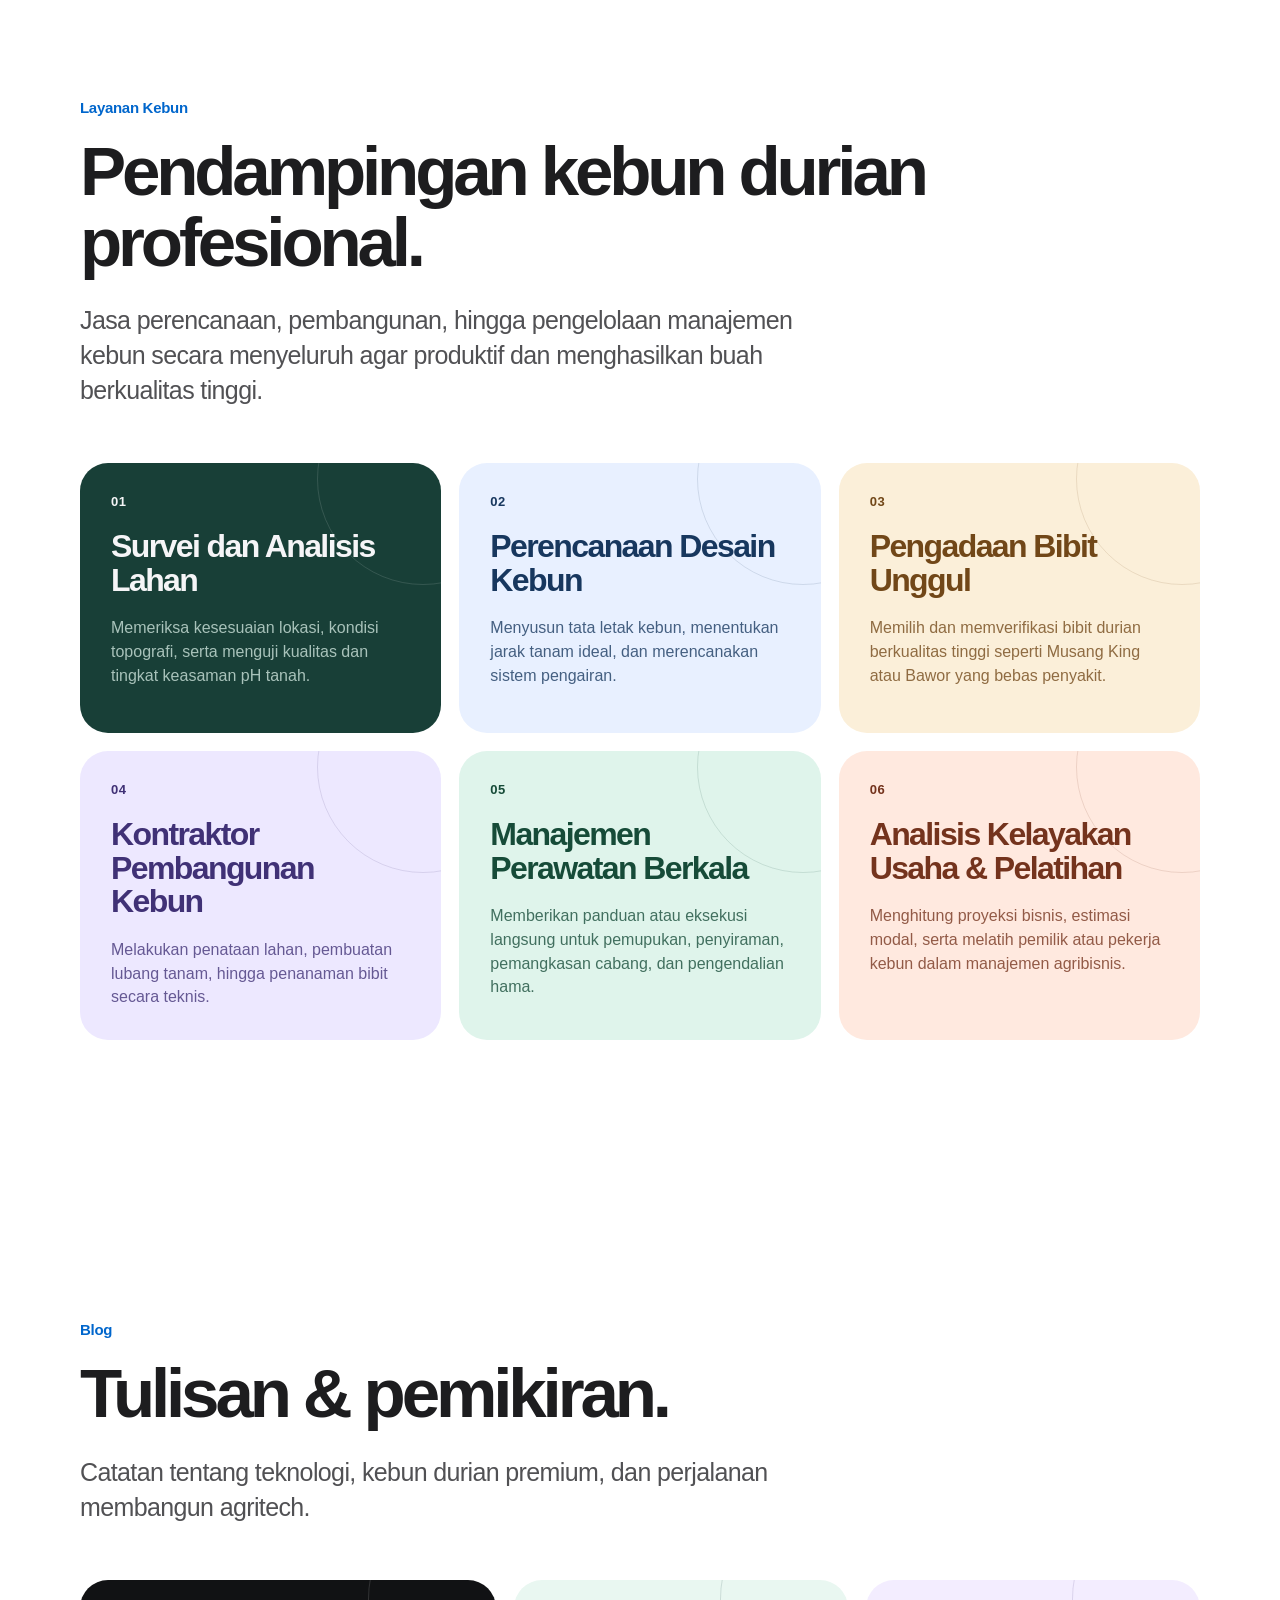
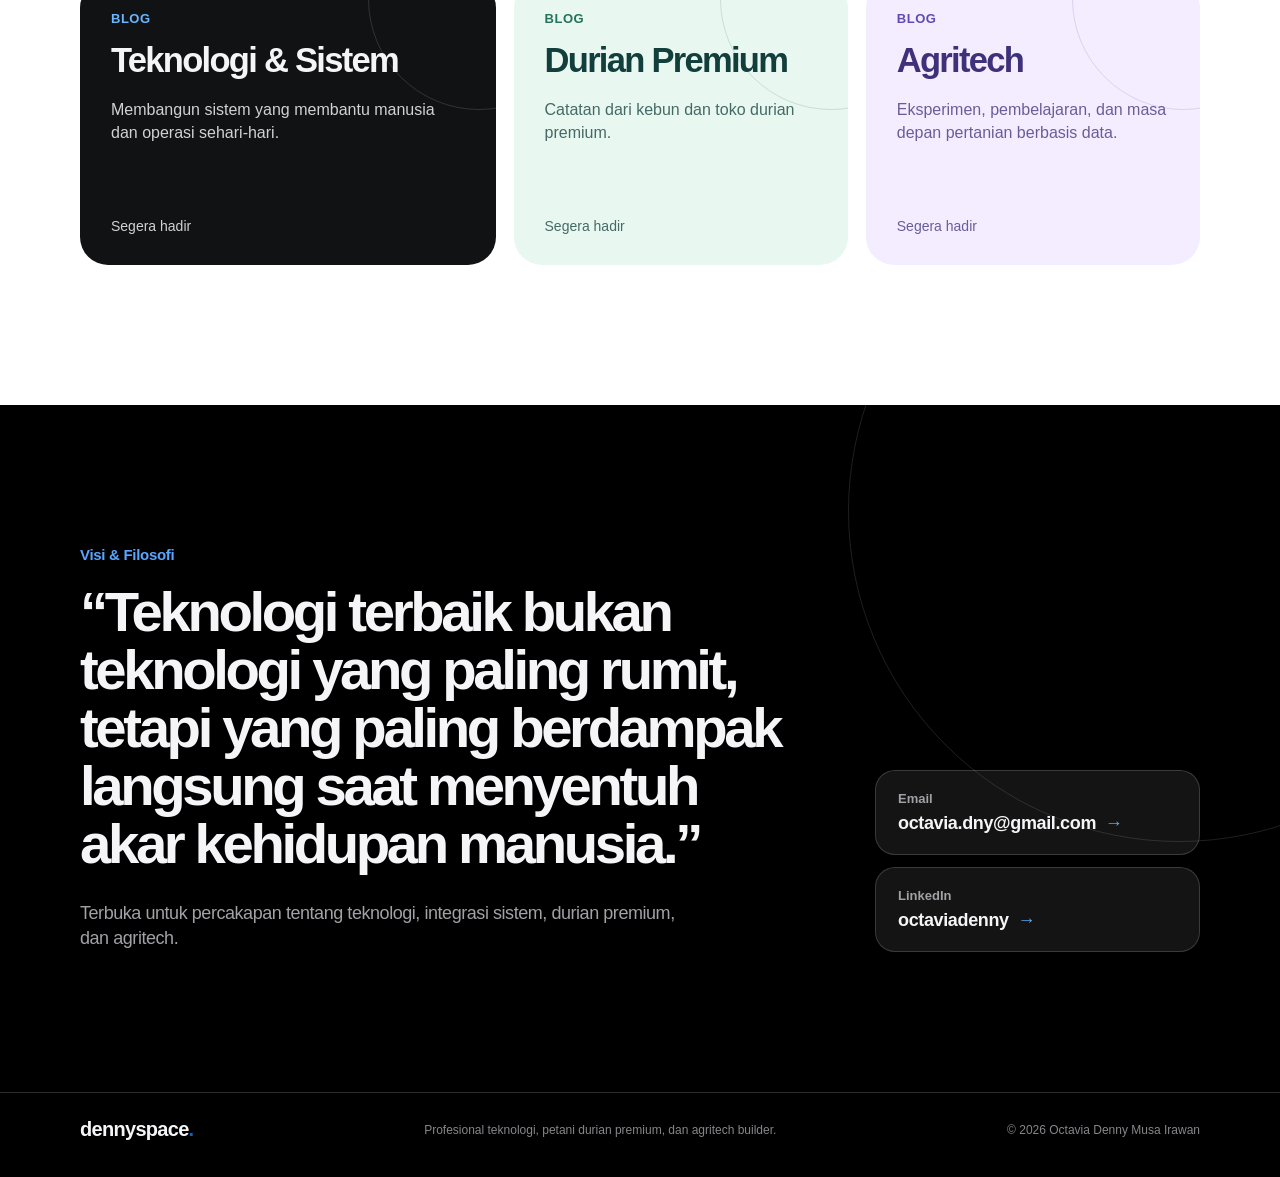
<file: id/index.html>
<!doctype html>
<html lang="id" data-locale="id">
  <head>
    <meta charset="utf-8" />
    <meta name="viewport" content="width=device-width, initial-scale=1" />
    <meta name="theme-color" content="#f5f5f7" />
    <meta name="description" content="Octavia Denny Musa Irawan: profesional Tech & IT, petani durian premium, dan agritech builder." />
    <title>Dennyspace: Tech, IT, Durian Premium & Agritech.</title>
    <link rel="canonical" href="https://dennyspace.com/id/" />
    <link rel="alternate" hreflang="id" href="https://dennyspace.com/id/" />
    <link rel="alternate" hreflang="en" href="https://dennyspace.com/en/" />
    <link rel="icon" href="/favicon.svg" type="image/svg+xml" />
    <link rel="stylesheet" href="/assets/styles.css?v=20260913.9" />
  </head>
  <body>
    <main id="app"></main>
    <script src="/assets/app.js?v=20260913.11"></script>
  </body>
</html>
</file>
<file: assets/styles.css>
:root {
  --ink: #1d1d1f;
  --muted: #6e6e73;
  --surface: #f5f5f7;
  --line: rgba(29, 29, 31, .14);
  --blue: #06c;
  --display: ui-sans-serif, -apple-system, BlinkMacSystemFont, "SF Pro Display", "Segoe UI", sans-serif;
}

* { box-sizing: border-box; }
html { scroll-behavior: smooth; }
body { background: #fff; color: var(--ink); font-family: var(--display); margin: 0; -webkit-font-smoothing: antialiased; }
a { color: inherit; text-decoration: none; }
a:focus-visible, button:focus-visible { outline: 3px solid #0077ed; outline-offset: 4px; }

.site-header {
  align-items: center; backdrop-filter: saturate(180%) blur(18px); background: rgba(255,255,255,.78);
  border-bottom: 1px solid transparent; display: flex; height: 52px; justify-content: space-between;
  padding: 0 max(24px, calc((100vw - 1120px) / 2)); position: sticky; top: 0; transition: border-color .2s, background .2s; z-index: 20;
}
.site-header.scrolled { background: rgba(255,255,255,.93); border-color: rgba(0,0,0,.08); }
.wordmark { font-size: 20px; font-weight: 700; letter-spacing: -.7px; }
.wordmark span { color: var(--blue); }
nav { align-items: center; display: flex; gap: 24px; }
nav a { color: #424245; font-size: 12px; }
nav .language { border: 1px solid var(--line); border-radius: 999px; color: var(--ink); font-size: 11px; font-weight: 650; padding: 5px 9px; }
.menu-toggle { background: transparent; border: 0; cursor: pointer; display: none; height: 36px; padding: 8px 0 8px 12px; width: 38px; }
.menu-toggle i { background: var(--ink); display: block; height: 1.5px; margin: 5px 0; transition: transform .2s; width: 19px; }

.section { padding: clamp(80px, 11vw, 150px) max(24px, calc((100vw - 1120px) / 2)); }
.section-light { background: #fff; }
.eyebrow { color: var(--blue); font-size: 15px; font-weight: 650; letter-spacing: -.02em; margin: 0 0 20px; }
h1, h2, h3, h4, p { margin-top: 0; }
h1 { font-size: clamp(54px, 7.7vw, 104px); letter-spacing: -.07em; line-height: .98; margin-bottom: 0; max-width: 980px; }
h1 span { color: #86868b; }
h2 { font-size: clamp(42px, 5.4vw, 72px); letter-spacing: -.06em; line-height: 1.03; margin-bottom: 0; max-width: 860px; }
.section-heading > p:not(.eyebrow), .lede, .about-copy, .contact-grid > div > p:last-child { color: #515154; font-size: clamp(19px, 2.1vw, 25px); letter-spacing: -.025em; line-height: 1.4; }

.hero { align-items: center; display: flex; min-height: min(800px, calc(100vh - 52px)); overflow: hidden; position: relative; }
.hero-content { position: relative; z-index: 1; }
.hero .lede { margin: 30px 0 0; max-width: 670px; }
.hero-orbit { background: radial-gradient(circle, rgba(126,215,255,.86) 0, rgba(115,183,255,.28) 34%, transparent 69%); border-radius: 50%; height: min(70vw, 780px); position: absolute; right: max(-230px, -8vw); top: 2%; width: min(70vw, 780px); }
.hero-orbit::after { border: 1px solid rgba(0,102,204,.24); border-radius: inherit; content: ""; inset: 10%; position: absolute; }
.hero-actions { display: flex; flex-wrap: wrap; gap: 15px; margin-top: 34px; }
.button { align-items: center; border-radius: 999px; display: inline-flex; font-size: 17px; font-weight: 500; gap: 9px; justify-content: center; padding: 13px 21px; transition: background .2s, transform .2s; }
.button:hover { transform: translateY(-1px); }
.button-primary { background: var(--blue); color: #fff; }
.button-primary:hover { background: #0077ed; }
.button-quiet { color: var(--blue); padding-inline: 6px; }

.about { padding-top: clamp(85px, 12vw, 165px); }
.split-heading { max-width: 900px; }
.about-copy { margin: 56px 0 0; max-width: 890px; }
.about-copy p { margin-bottom: 0; }
.values { display: grid; gap: 18px; grid-template-columns: repeat(4, 1fr); margin-top: 76px; }
.value { background: #f5f5f7; border-radius: 28px; min-height: 190px; overflow: hidden; padding: 30px; position: relative; }
.value:nth-child(2) { background: #eaf4ff; }
.value:nth-child(3) { background: #e9f7f1; }
.value:nth-child(4) { background: #f3edff; }
.value::after { border: 1px solid rgba(0,102,204,.16); border-radius: 50%; content: ""; height: 150px; position: absolute; right: -66px; top: -72px; width: 150px; }
.value:nth-child(3)::after { border-color: rgba(18,92,67,.16); }
.value:nth-child(4)::after { border-color: rgba(92,57,160,.15); }
.value strong { color: var(--blue); display: block; font-size: clamp(28px, 3.4vw, 45px); letter-spacing: -.06em; line-height: 1; }
.value p { color: #515154; font-size: 16px; line-height: 1.4; margin: 14px 0; max-width: 210px; }

.work, .services { background: var(--surface); }
.section-heading > p:not(.eyebrow) { margin: 25px 0 0; max-width: 760px; }
.competency-grid, .service-grid, .notes-grid { display: grid; gap: 18px; grid-template-columns: repeat(3, 1fr); margin-top: 55px; }
.service-grid { grid-template-columns: repeat(2, 1fr); }
.competency-card, .service-card, .note-card { border-radius: 28px; padding: 31px; }
.competency-card { background: #fff; min-height: 320px; overflow: hidden; position: relative; }
.competency-card::after, .service-card::after, .note-card::after { border: 1px solid currentColor; border-radius: 50%; content: ""; height: 220px; opacity: .14; position: absolute; right: -94px; top: -92px; width: 220px; }
.competency-card:nth-child(1) { background: #111214; color: #f5f5f7; }
.competency-card:nth-child(1) p { color: #d1d1d6; }
.competency-card:nth-child(2) { background: #dceeff; color: #15375e; }
.competency-card:nth-child(3) { background: #c8ece7; color: #123e3b; }
.competency-card:nth-child(4) { background: #f5eee2; color: #5b3a1b; }
.competency-card:nth-child(5) { background: #eee9ff; color: #3f3179; }
.competency-card:nth-child(6) { background: #ffe8df; color: #73321f; }
.competency-card:nth-child(2) p, .competency-card:nth-child(3) p, .competency-card:nth-child(4) p, .competency-card:nth-child(5) p, .competency-card:nth-child(6) p { color: currentColor; opacity: .78; }
.agribusiness-card { background: #e2f0dd; color: #204b36; grid-column: 1 / -1; min-height: 410px; }
.agribusiness-card p { color: currentColor; max-width: 730px; opacity: .8; }
.competency-details { column-count: 2; column-gap: 42px; list-style: none; margin: 28px 0 0; padding: 0; position: relative; z-index: 1; }
.competency-details li { break-inside: avoid; border-top: 1px solid rgba(32,75,54,.18); padding: 14px 0; }
.competency-details strong, .competency-details span { display: block; }
.competency-details strong { font-size: 16px; letter-spacing: -.02em; }
.competency-details span { font-size: 14px; line-height: 1.42; margin-top: 5px; opacity: .75; }
.competency-card small, .note-card small { color: var(--blue); font-size: 13px; font-weight: 700; letter-spacing: .04em; text-transform: uppercase; }
.competency-card:nth-child(n+2) small { color: currentColor; }
.competency-card h3, .service-card h3, .note-card h3 { font-size: clamp(26px, 2.7vw, 36px); letter-spacing: -.05em; line-height: 1.04; margin: 21px 0 0; }
.competency-card p, .service-card p, .note-card p { color: #515154; font-size: 16px; line-height: 1.48; margin: 19px 0 0; }

.scale { background: var(--surface); padding-inline: max(24px, calc((100vw - 1670px) / 2)); }
.scale .section-heading h2 { font-size: clamp(54px, 7.4vw, 102px); max-width: 980px; }
.scale-grid { display: grid; gap: 26px; grid-template-columns: 1.45fr 1fr; margin-top: 86px; }
.scale-card { border-radius: 42px; min-height: 560px; overflow: hidden; padding: 52px; position: relative; }
.scale-card:nth-child(3) { grid-column: span 2; min-height: 430px; }
.scale-card small { display: block; font-size: 17px; font-weight: 700; letter-spacing: .04em; position: relative; z-index: 1; }
.scale-card h3 { font-size: clamp(38px, 4.1vw, 62px); letter-spacing: -.065em; line-height: 1.01; margin: 29px 0 0; max-width: 680px; position: relative; z-index: 1; }
.scale-card p { font-size: clamp(18px, 1.6vw, 25px); line-height: 1.34; margin: 23px 0 0; max-width: 560px; position: relative; z-index: 1; }
.scale-card.dark { background: #111214; color: #f5f5f7; }
.scale-card.dark p { color: #d1d1d6; }
.scale-card.mint { background: #c8ece7; color: #123e3b; }
.scale-card.mint p { color: #245854; }
.scale-card.blue { background: #dbe8ff; color: #16345d; }
.scale-card.blue p { color: #29486f; }
.scale-rings { border: 1px solid currentColor; border-radius: 50%; bottom: -210px; height: 460px; opacity: .18; position: absolute; right: -72px; width: 460px; }
.scale-rings::before, .scale-rings::after { border: 1px solid currentColor; border-radius: inherit; content: ""; position: absolute; }
.scale-rings::before { inset: 56px; }
.scale-rings::after { inset: 112px; }

.experience { background: #fff; }
.timeline { border-top: 1px solid var(--line); margin-top: 60px; }
.timeline-item { border-bottom: 1px solid var(--line); display: grid; gap: 30px; grid-template-columns: 180px 1fr; padding: 29px 0; }
.timeline-date, .timeline-content span { color: var(--muted); font-size: 14px; }
.timeline-date span { display: block; margin-top: 8px; }
.timeline-content h3 { font-size: 25px; letter-spacing: -.04em; line-height: 1.08; margin-bottom: 5px; }
.timeline-content h4 { color: var(--blue); font-size: 15px; font-weight: 600; margin-bottom: 14px; }
.timeline-content p { color: #515154; font-size: 16px; line-height: 1.45; margin-bottom: 14px; max-width: 700px; }

.service-card { background: #fff; display: flex; flex-direction: column; min-height: 340px; overflow: hidden; position: relative; }
.service-card:nth-child(1) { background: #111214; color: #f5f5f7; }
.service-card:nth-child(1) p { color: #d1d1d6; }
.service-card:nth-child(1) .contact-link { color: #69b7ff; }
.service-card:nth-child(2) { background: #dceeff; color: #15375e; }
.service-card:nth-child(2) p, .service-card:nth-child(3) p, .service-card:nth-child(4) p { color: currentColor; opacity: .76; }
.service-card:nth-child(2) .contact-link { color: #15375e; }
.service-card:nth-child(3) { background: #f5eee2; color: #5b3a1b; }
.service-card:nth-child(3) .contact-link { color: #9d5415; }
.service-card:nth-child(4) { background: #dff4eb; color: #164b38; }
.service-card:nth-child(4) .contact-link { color: #24735b; }
.service-card h3 { margin-top: 0; }
.service-card .contact-link { color: var(--blue); font-size: 16px; font-weight: 700; margin-top: auto; padding-top: 24px; }
.service-card .contact-link:hover { text-decoration: underline; text-underline-offset: 4px; }

.orchard { background: #fff; }
.orchard-grid { display: grid; gap: 18px; grid-template-columns: repeat(3, 1fr); margin-top: 55px; }
.orchard-card { background: #f5f5f7; border-radius: 28px; min-height: 270px; overflow: hidden; padding: 31px; position: relative; }
.orchard-card::after { border: 1px solid currentColor; border-radius: 50%; content: ""; height: 210px; opacity: .13; position: absolute; right: -88px; top: -90px; width: 210px; }
.orchard-card:nth-child(1) { background: #183f37; color: #f5f5f7; }
.orchard-card:nth-child(1) p { color: #d1e7df; }
.orchard-card:nth-child(2) { background: #e8f0ff; color: #17375e; }
.orchard-card:nth-child(3) { background: #fbefd9; color: #714718; }
.orchard-card:nth-child(4) { background: #ede8ff; color: #403176; }
.orchard-card:nth-child(5) { background: #dff4eb; color: #164b38; }
.orchard-card:nth-child(6) { background: #ffe9df; color: #74331d; }
.orchard-card small { color: currentColor; display: block; font-size: 13px; font-weight: 700; letter-spacing: .04em; }
.orchard-card h3 { font-size: clamp(25px, 2.5vw, 34px); letter-spacing: -.05em; line-height: 1.05; margin: 21px 0 0; position: relative; z-index: 1; }
.orchard-card p { color: currentColor; font-size: 16px; line-height: 1.48; margin: 19px 0 0; opacity: .78; position: relative; z-index: 1; }

.notes { background: #fff; }
.notes-grid { grid-template-columns: 1.15fr .925fr .925fr; }
.note-card { background: var(--surface); display: flex; flex-direction: column; min-height: 285px; overflow: hidden; position: relative; }
.note-card:nth-child(1) { background: #111214; color: #f5f5f7; }
.note-card:nth-child(1) p, .note-card:nth-child(1) span { color: #d1d1d6; }
.note-card:nth-child(1) small { color: #69b7ff; }
.note-card:nth-child(2) { background: #e9f7f1; color: #123e3b; }
.note-card:nth-child(2) p, .note-card:nth-child(2) span { color: currentColor; opacity: .76; }
.note-card:nth-child(2) small { color: #24735b; }
.note-card:nth-child(3) { background: #f3edff; color: #3f3179; }
.note-card:nth-child(3) p, .note-card:nth-child(3) span { color: currentColor; opacity: .76; }
.note-card:nth-child(3) small { color: #624ab4; }
.note-card h3 { margin-top: 17px; }
.note-card span { color: var(--muted); font-size: 14px; margin-top: auto; padding-top: 20px; }

.contact { background: #000; color: #f5f5f7; overflow: hidden; position: relative; }
.contact::after { border: 1px solid rgba(255,255,255,.12); border-radius: 50%; content: ""; height: 660px; position: absolute; right: -230px; top: -225px; width: 660px; }
.contact-grid { align-items: end; display: grid; gap: 70px; grid-template-columns: minmax(0, 1fr) auto; position: relative; z-index: 1; }
.contact .eyebrow { color: #58a6ff; }
.contact h2 { font-size: clamp(34px, 4.4vw, 61px); max-width: 850px; }
.contact-grid > div > p:last-child { color: #a1a1a6; font-size: 18px; margin: 28px 0 0; max-width: 600px; }
.contact-channels { display: grid; gap: 12px; min-width: 325px; }
.contact-channel { background: rgba(255,255,255,.08); border: 1px solid rgba(255,255,255,.16); border-radius: 20px; color: #f5f5f7; display: grid; gap: 7px; padding: 20px 22px; transition: background .2s, transform .2s; }
.contact-channel:hover { background: rgba(255,255,255,.14); transform: translateY(-2px); }
.contact-channel span { color: #a1a1a6; font-size: 13px; font-weight: 650; }
.contact-channel strong { font-size: 18px; letter-spacing: -.02em; }
.contact-channel strong span { color: #58a6ff; display: inline; font-size: inherit; margin-left: 4px; }
footer { align-items: center; background: #000; border-top: 1px solid #2b2b2d; color: #86868b; display: grid; font-size: 12px; gap: 25px; grid-template-columns: auto 1fr auto; padding: 25px max(24px, calc((100vw - 1120px) / 2)) 36px; }
footer .wordmark { color: #f5f5f7; }
footer p { margin: 0; }
footer p:nth-child(2) { text-align: center; }

.reveal { opacity: 0; transform: translateY(18px); transition: opacity .65s ease, transform .65s ease; }
.reveal.visible { opacity: 1; transform: translateY(0); }

@media (max-width: 720px) {
  h2 { font-size: clamp(36px, 10.5vw, 48px); overflow-wrap: anywhere; }
  .about h2 { max-width: 100%; }
  .site-header { padding-inline: 20px; }
  .menu-toggle { display: block; }
  nav { background: rgba(255,255,255,.98); border-bottom: 1px solid var(--line); display: none; left: 0; padding: 20px; position: absolute; right: 0; top: 52px; }
  nav a { font-size: 16px; padding: 8px 0; }
  nav .language { align-self: flex-start; font-size: 12px; padding: 6px 10px; }
  .site-header.open nav { display: flex; flex-direction: column; align-items: flex-start; }
  .site-header.open .menu-toggle i:first-child { transform: translateY(3.25px) rotate(45deg); }
  .site-header.open .menu-toggle i:last-child { transform: translateY(-3.25px) rotate(-45deg); }
  .section { padding-inline: 22px; }
  .hero { min-height: 690px; }
  h1 { font-size: clamp(46px, 13vw, 62px); max-width: 340px; }
  .hero .lede { font-size: 20px; max-width: 335px; }
  .hero-orbit { height: 115vw; opacity: .77; right: -55vw; top: 21%; width: 115vw; }
  .values { grid-template-columns: 1fr; margin-top: 48px; }
  .value, .value + .value { min-height: 0; padding: 26px; }
  .competency-grid, .service-grid, .orchard-grid, .notes-grid, .scale-grid { grid-template-columns: 1fr; margin-top: 38px; }
  .competency-card, .service-card, .orchard-card, .note-card { min-height: 0; padding: 28px; }
  .agribusiness-card { grid-column: auto; }
  .competency-details { column-count: 1; column-gap: 0; }
  .scale { padding-inline: 22px; }
  .scale-grid { gap: 18px; margin-top: 45px; }
  .scale-card, .scale-card:nth-child(3) { border-radius: 28px; grid-column: auto; min-height: 330px; padding: 28px; }
  .scale-card h3 { font-size: 38px; }
  .scale-card p { font-size: 18px; }
  .timeline { margin-top: 42px; }
  .timeline-item { gap: 9px; grid-template-columns: 1fr; padding: 25px 0; }
  .contact-grid { align-items: start; gap: 35px; grid-template-columns: 1fr; }
  .contact-channels { min-width: 0; width: 100%; }
  footer { align-items: start; gap: 13px; grid-template-columns: 1fr; }
  footer p:nth-child(2) { text-align: left; }
}

@media (prefers-reduced-motion: reduce) {
  html { scroll-behavior: auto; }
  *, *::before, *::after { transition-duration: .01ms !important; }
  .reveal { opacity: 1; transform: none; }
}
</file>
